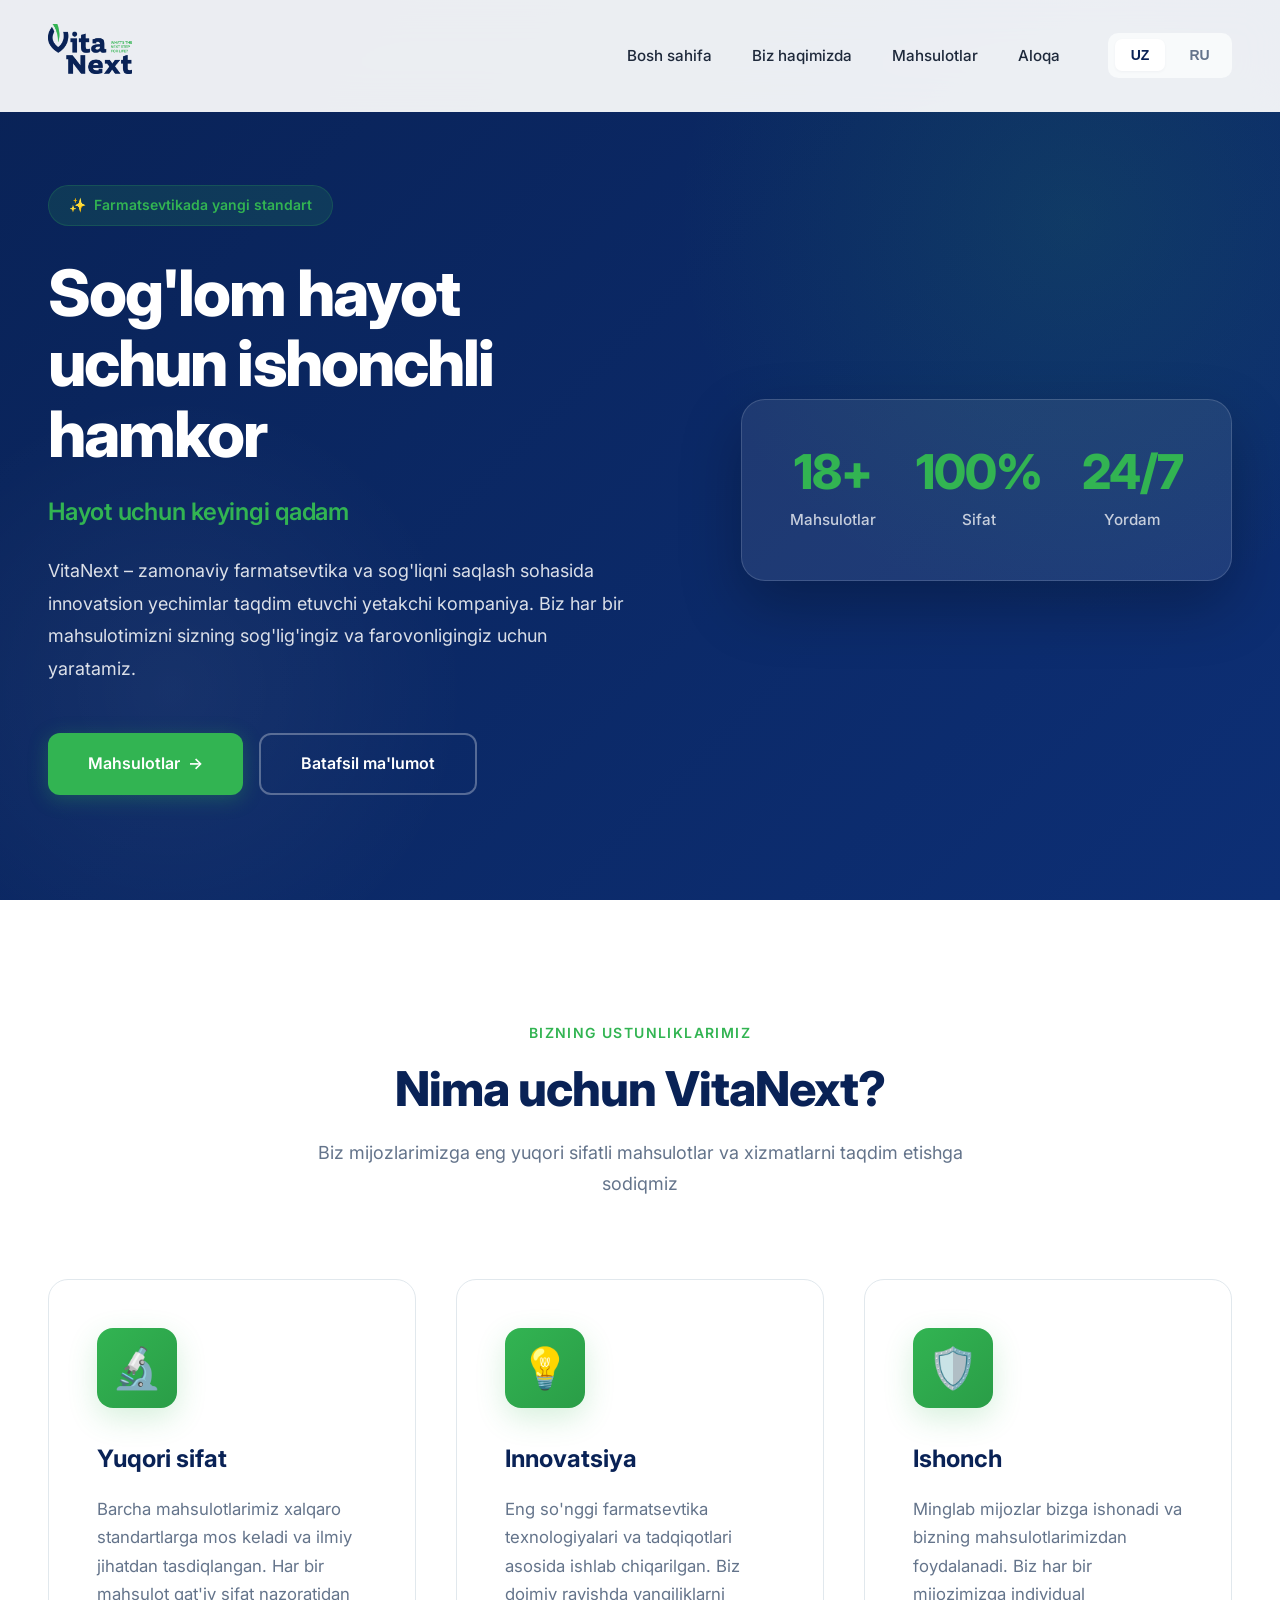
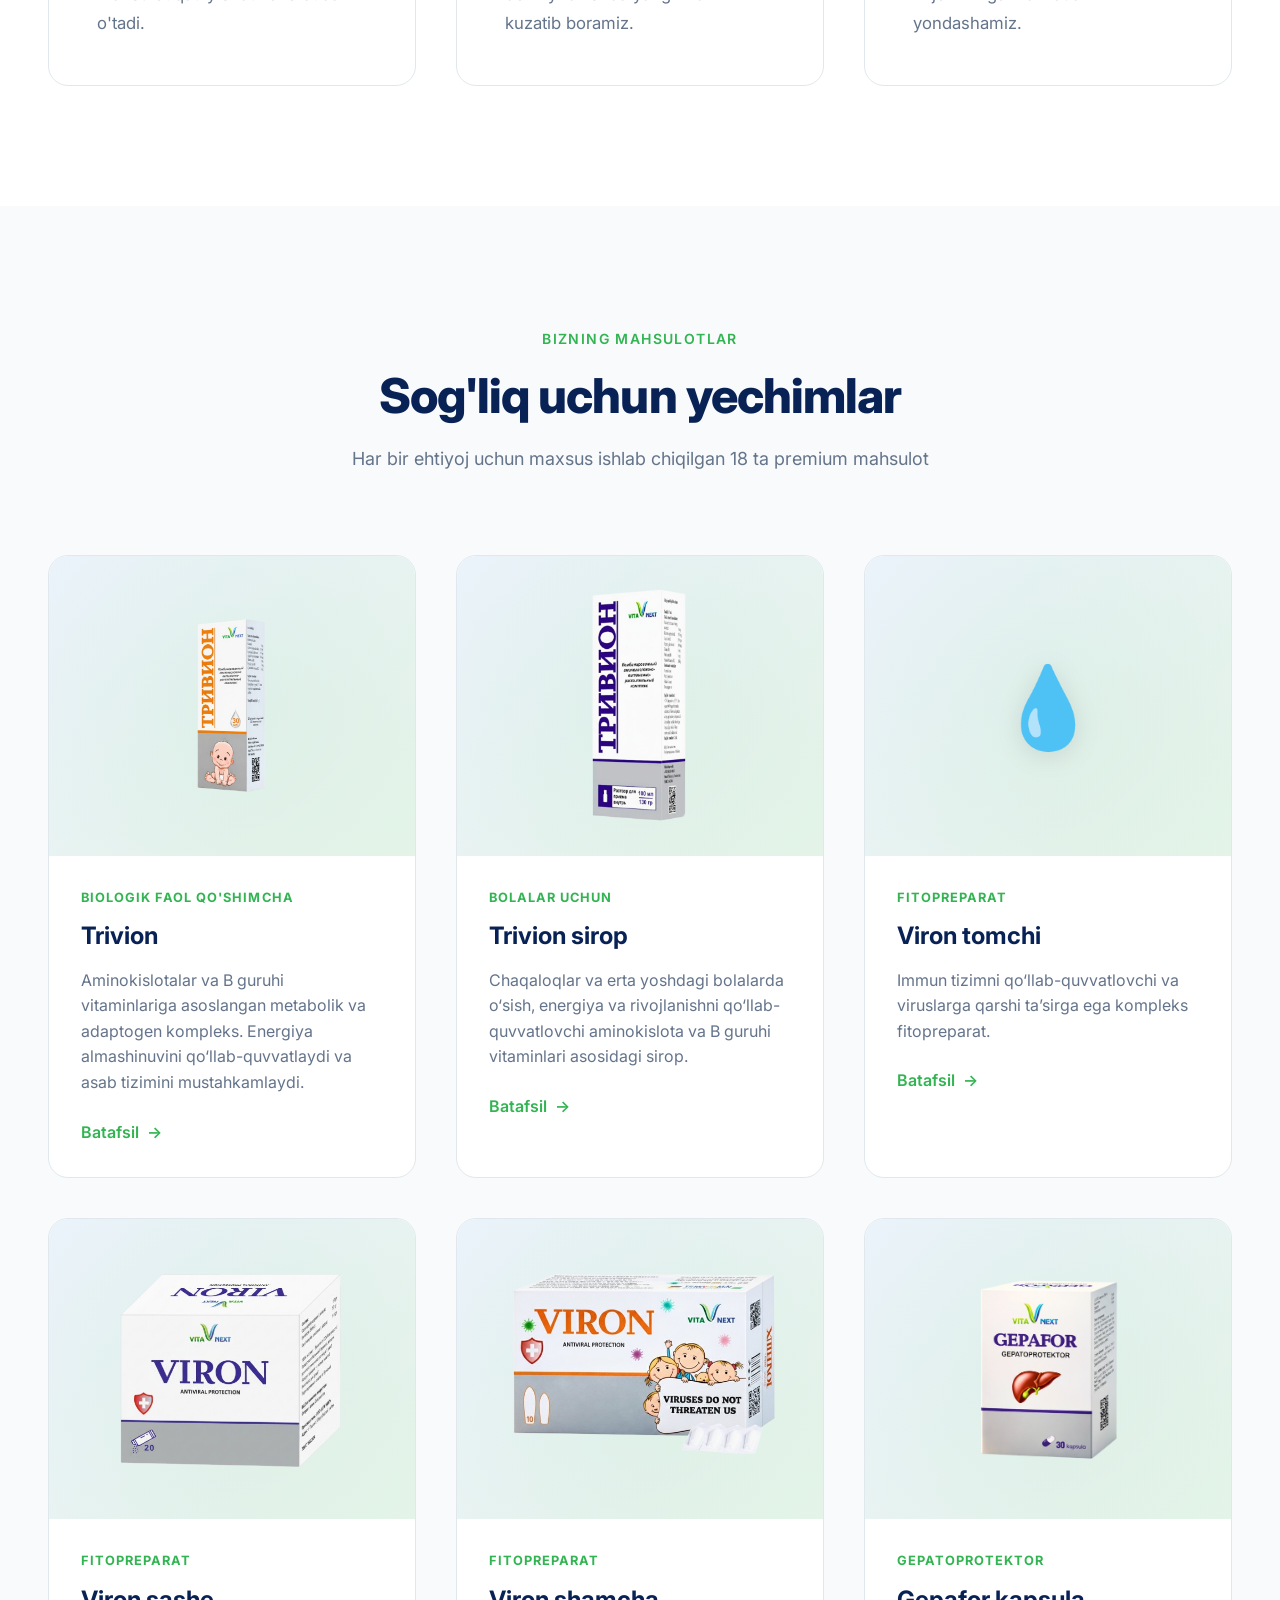
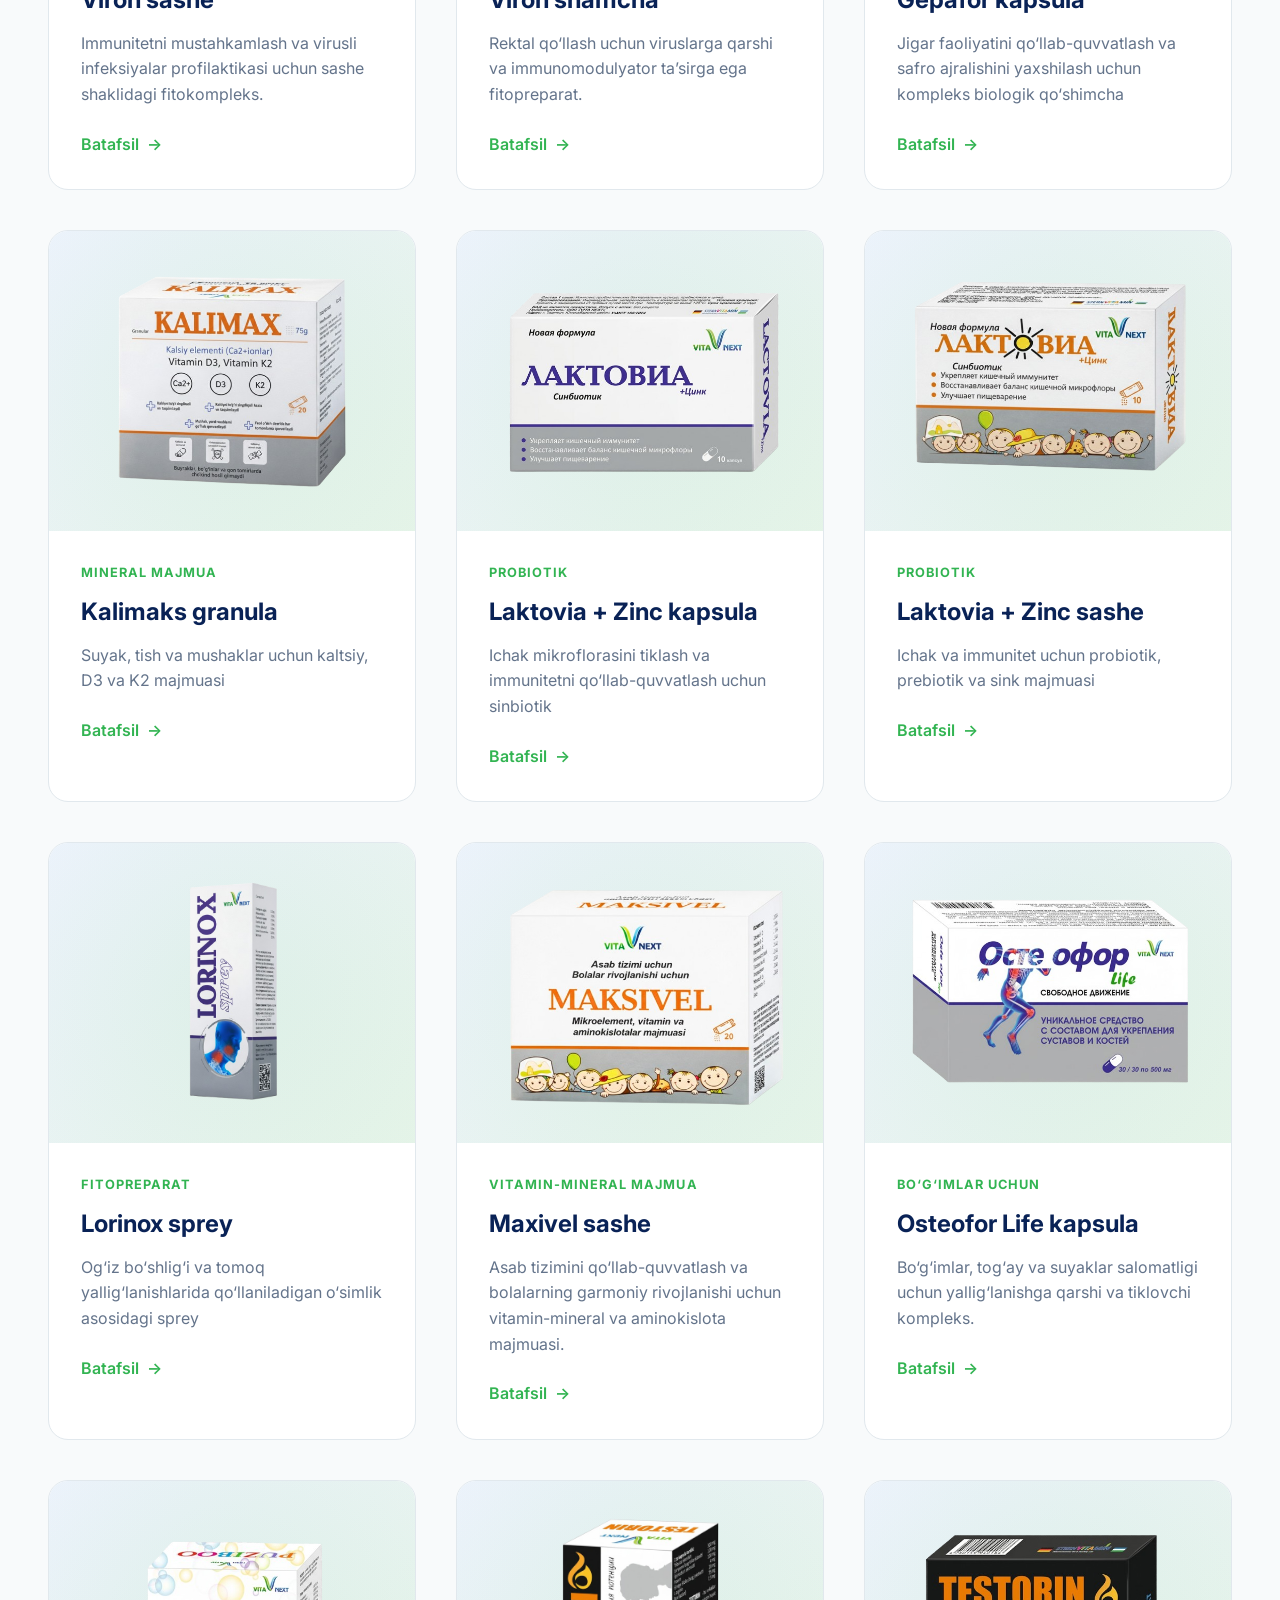
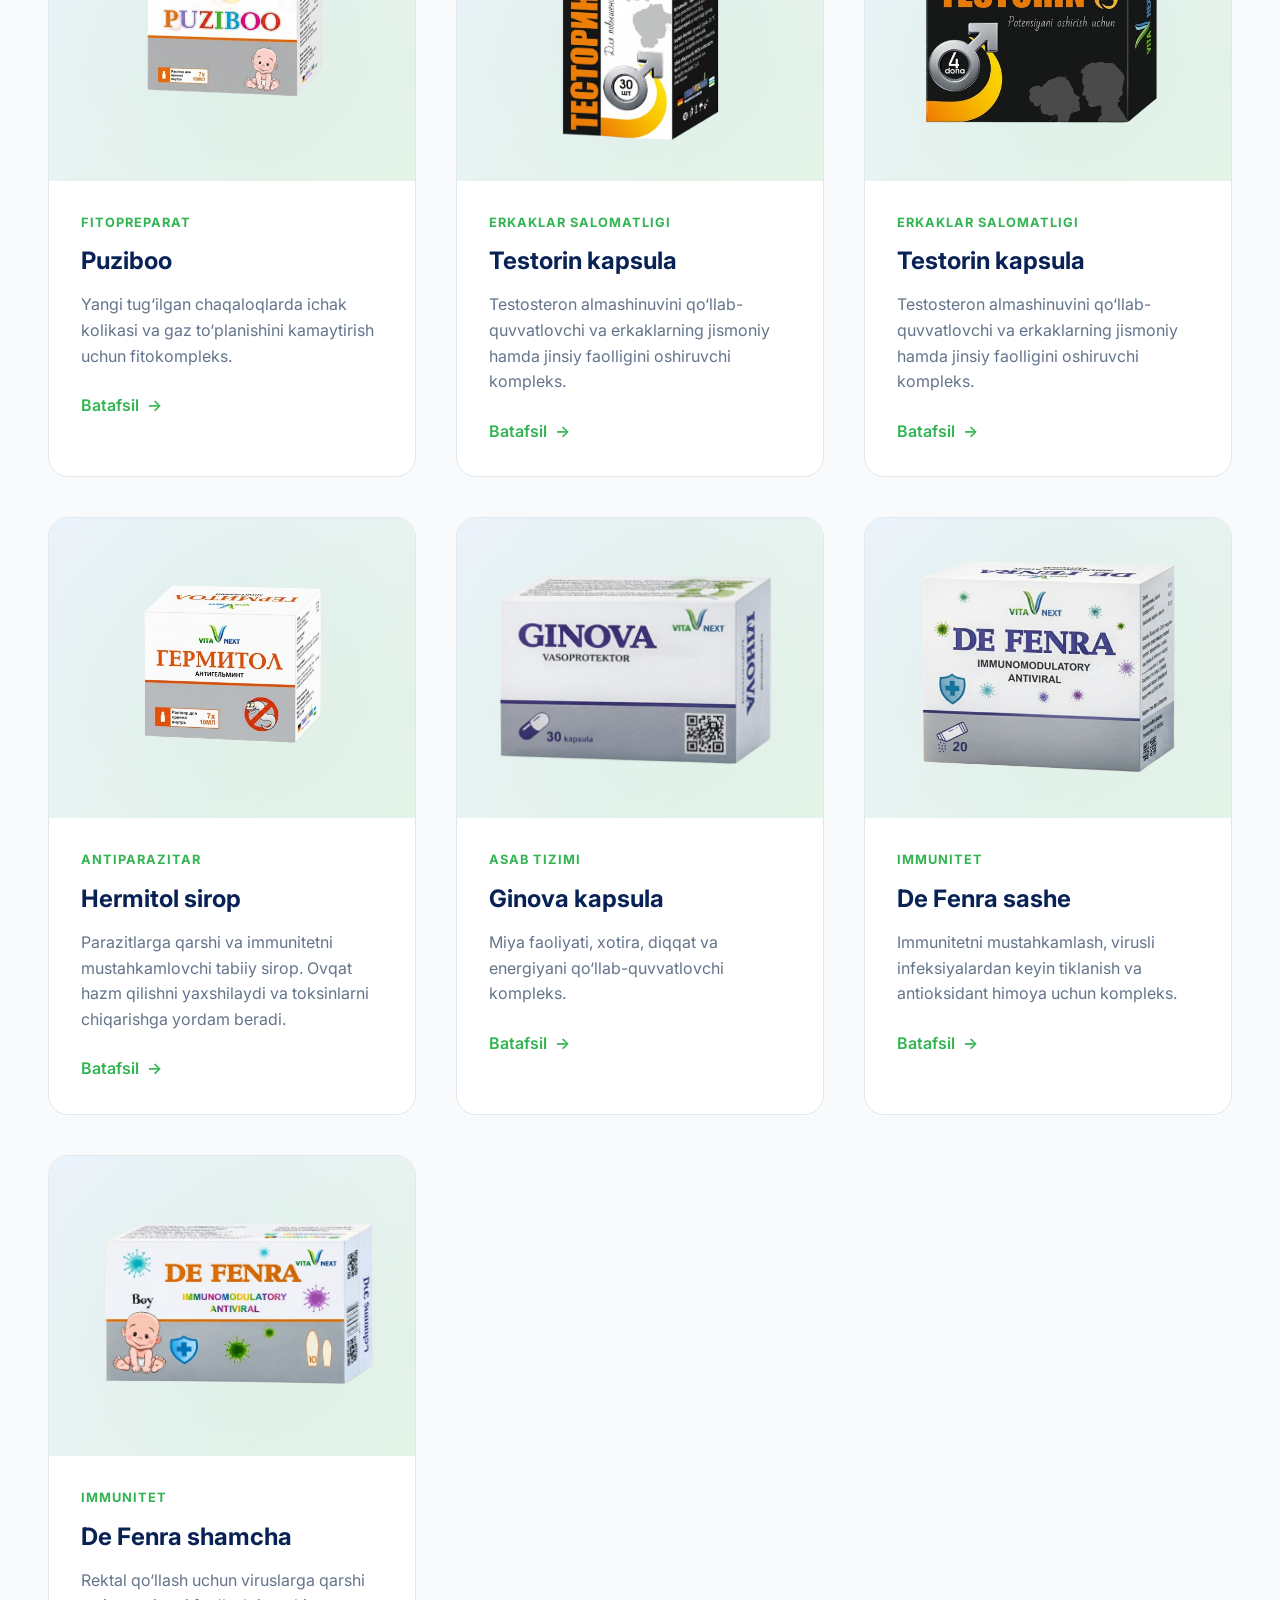
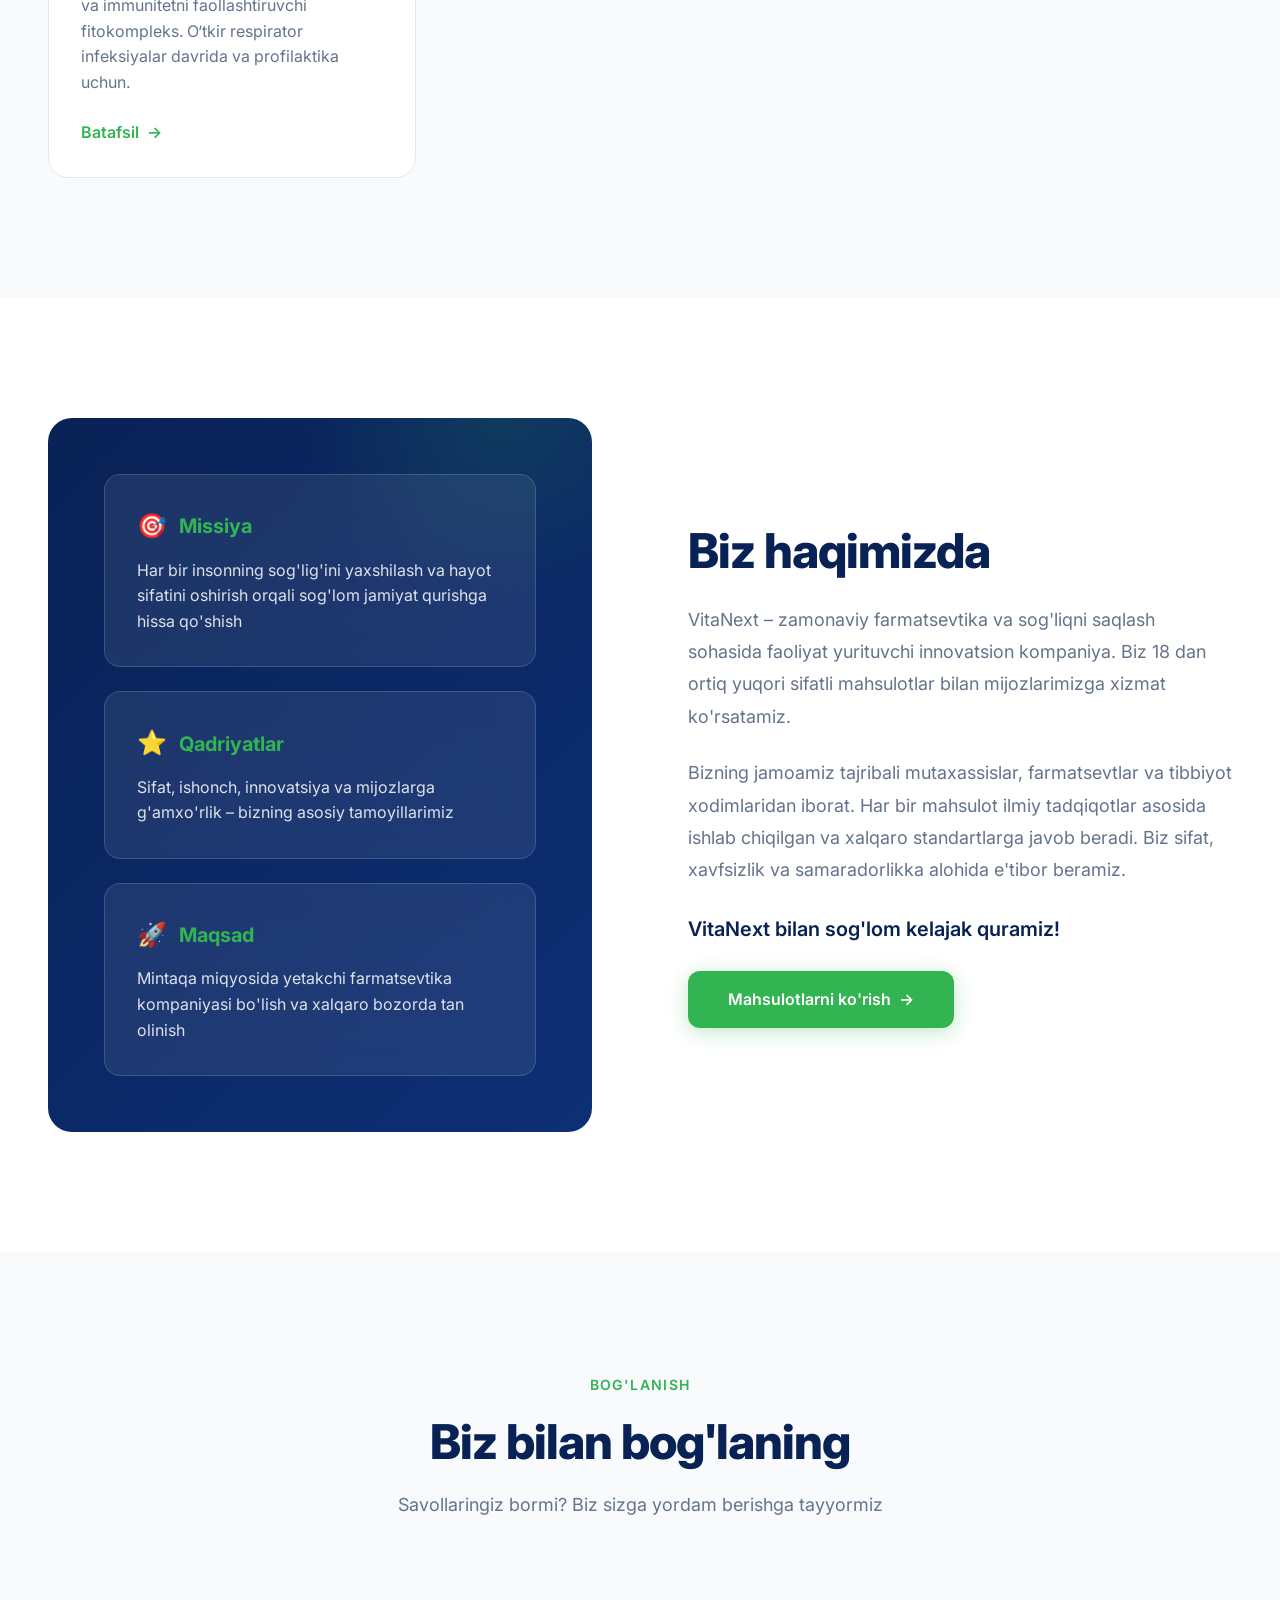
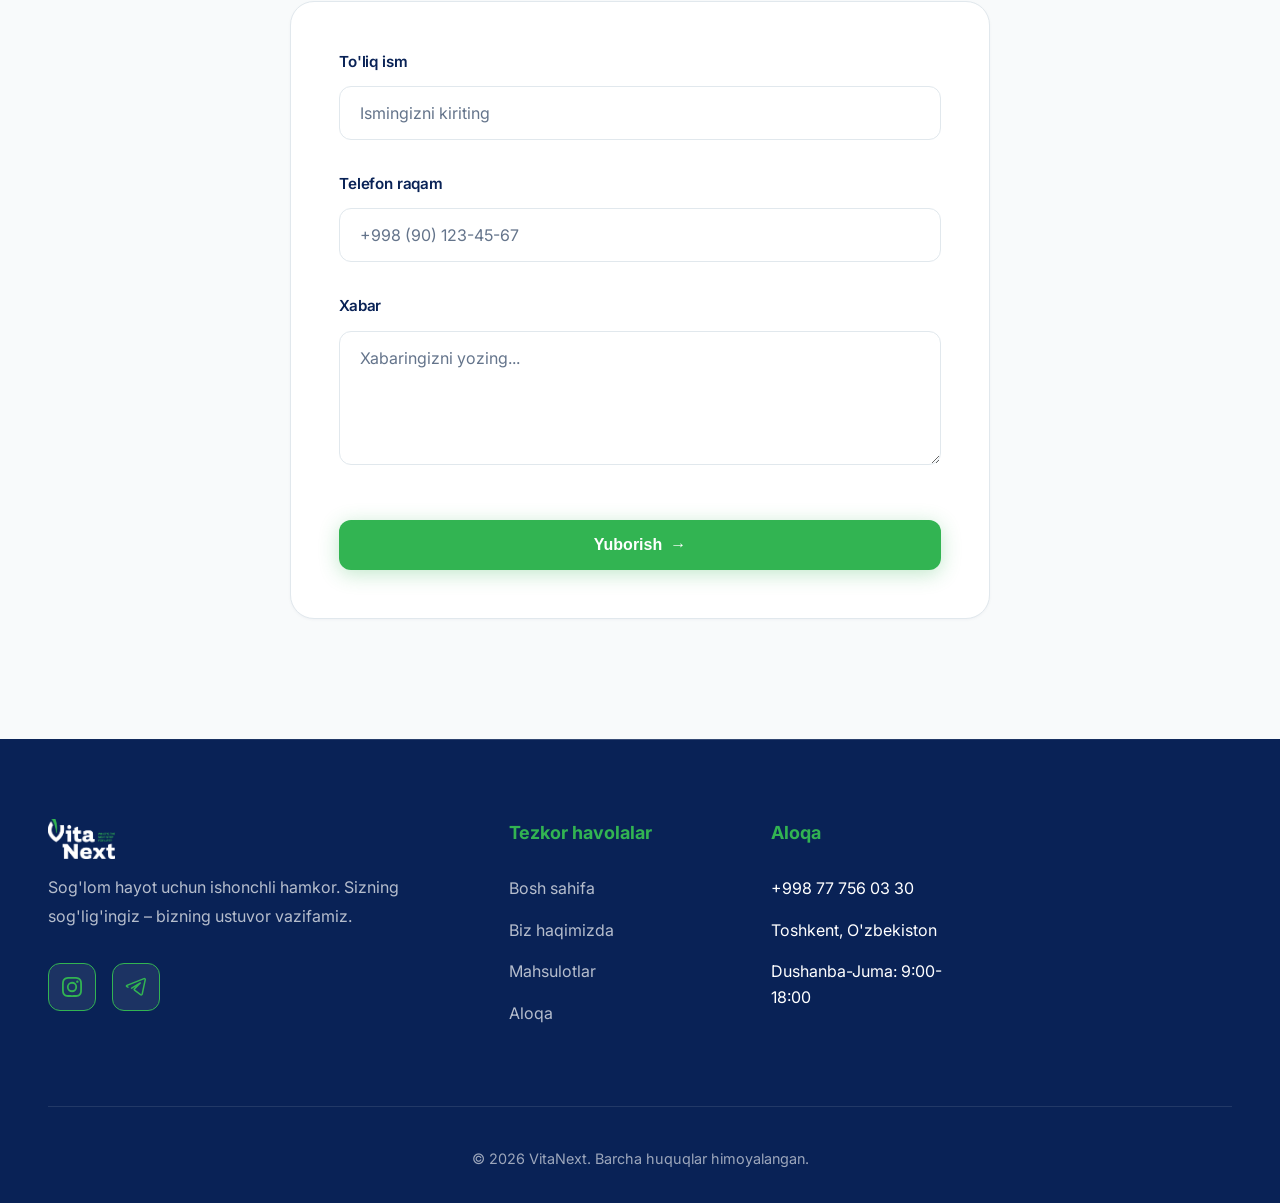
<file: index.html>
<!DOCTYPE html>
<html lang="uz">

<head>
    <meta charset="UTF-8">
    <meta name="viewport" content="width=device-width, initial-scale=1.0">
    <title>VitaNext - Hayot uchun keyingi qadam</title>
    <link rel="icon" type="image/svg+xml" href="assets/icons/fav.svg" />
    <link rel="preconnect" href="https://fonts.googleapis.com">
    <link rel="preconnect" href="https://fonts.gstatic.com" crossorigin>
    <link href="https://fonts.googleapis.com/css2?family=Inter:wght@300;400;500;600;700;800&display=swap"
        rel="stylesheet">
    <link rel="stylesheet" href="styles.css">
</head>

<body>
    <!-- Navigation -->
    <nav class="navbar" id="navbar">
        <div class="nav-container">
            <div class="logo">
                <a href="index.html"><img src="assets/images/logo.png" alt="VitaNext Logo" class="logo-img"></a>
            </div>
            <div class="nav-menu" id="navMenu">
                <ul class="nav-links">
                    <li><a href="#home" data-uz="Bosh sahifa" data-ru="Главная">Bosh sahifa</a></li>
                    <li><a href="#about" data-uz="Biz haqimizda" data-ru="О нас">Biz haqimizda</a></li>
                    <li><a href="#products" data-uz="Mahsulotlar" data-ru="Продукты">Mahsulotlar</a></li>
                    <li><a href="#contact-form" data-uz="Aloqa" data-ru="Контакты">Aloqa</a></li>
                </ul>
                <div class="lang-switcher">
                    <button class="lang-btn active" data-lang="uz">UZ</button>
                    <button class="lang-btn" data-lang="ru">RU</button>
                </div>
            </div>
            <div class="mobile-toggle" id="mobileToggle">
                <span></span>
                <span></span>
                <span></span>
            </div>
        </div>
    </nav>

    <!-- Hero Section -->
    <section class="hero" id="home">
        <div class="hero-container">
            <div class="hero-content">
                <div class="hero-badge">
                    <span>✨</span>
                    <span data-uz="Farmatsevtikada yangi standart"
                        data-ru="Новый стандарт в фармацевтике">Farmatsevtikada yangi standart</span>
                </div>
                <h1 class="hero-title" data-uz="Sog'lom hayot uchun ishonchli hamkor"
                    data-ru="Надежный партнер для здоровой жизни">Sog'lom hayot uchun ishonchli hamkor</h1>
                <p class="hero-slogan" data-uz="Hayot uchun keyingi qadam" data-ru="Следующий шаг для жизни">Hayot uchun
                    keyingi qadam</p>
                <p class="hero-description"
                    data-uz="VitaNext – zamonaviy farmatsevtika va sog'liqni saqlash sohasida innovatsion yechimlar taqdim etuvchi yetakchi kompaniya. Biz har bir mahsulotimizni sizning sog'lig'ingiz va farovonligingiz uchun yaratamiz."
                    data-ru="VitaNext – ведущая компания, предлагающая инновационные решения в области современной фармацевтики и здравоохранения. Мы создаем каждый продукт для вашего здоровья и благополучия.">
                    VitaNext – zamonaviy farmatsevtika va sog'liqni saqlash sohasida innovatsion yechimlar taqdim
                    etuvchi yetakchi kompaniya. Biz har bir mahsulotimizni sizning sog'lig'ingiz va farovonligingiz
                    uchun yaratamiz.</p>
                <div class="hero-cta">
                    <a href="#products" class="btn btn-primary">
                        <span data-uz="Mahsulotlar" data-ru="Продукты">Mahsulotlar</span>
                        <span>→</span>
                    </a>
                    <a href="#about" class="btn btn-secondary">
                        <span data-uz="Batafsil ma'lumot" data-ru="Подробнее">Batafsil ma'lumot</span>
                    </a>
                </div>
            </div>
            <div class="hero-visual">
                <div class="stats-card">
                    <div class="stats-grid">
                        <div class="stat-item">
                            <div class="stat-number">18+</div>
                            <div class="stat-label" data-uz="Mahsulotlar" data-ru="Продукты">Mahsulotlar</div>
                        </div>
                        <div class="stat-item">
                            <div class="stat-number">100%</div>
                            <div class="stat-label" data-uz="Sifat" data-ru="Качество">Sifat</div>
                        </div>
                        <div class="stat-item">
                            <div class="stat-number">24/7</div>
                            <div class="stat-label" data-uz="Yordam" data-ru="Поддержка">Yordam</div>
                        </div>
                    </div>
                </div>
            </div>
        </div>
    </section>

    <!-- Advantages Section -->
    <section class="section section-light">
        <div class="container">
            <div class="section-header fade-in">
                <div class="section-label" data-uz="Bizning ustunliklarimiz" data-ru="Наши преимущества">Bizning
                    ustunliklarimiz</div>
                <h2 class="section-title" data-uz="Nima uchun VitaNext?" data-ru="Почему VitaNext?">Nima uchun VitaNext?
                </h2>
                <p class="section-description"
                    data-uz="Biz mijozlarimizga eng yuqori sifatli mahsulotlar va xizmatlarni taqdim etishga sodiqmiz"
                    data-ru="Мы стремимся предоставить нашим клиентам продукты и услуги высочайшего качества">Biz
                    mijozlarimizga eng yuqori sifatli mahsulotlar va xizmatlarni taqdim etishga sodiqmiz</p>
            </div>
            <div class="advantages-grid">
                <div class="advantage-card fade-in">
                    <div class="advantage-icon">🔬</div>
                    <h3 class="advantage-title" data-uz="Yuqori sifat" data-ru="Высокое качество">Yuqori sifat</h3>
                    <p class="advantage-text"
                        data-uz="Barcha mahsulotlarimiz xalqaro standartlarga mos keladi va ilmiy jihatdan tasdiqlangan. Har bir mahsulot qat'iy sifat nazoratidan o'tadi."
                        data-ru="Все наши продукты соответствуют международным стандартам и научно подтверждены. Каждый продукт проходит строгий контроль качества.">
                        Barcha mahsulotlarimiz xalqaro standartlarga mos keladi va ilmiy jihatdan tasdiqlangan. Har bir
                        mahsulot qat'iy sifat nazoratidan o'tadi.</p>
                </div>
                <div class="advantage-card fade-in">
                    <div class="advantage-icon">💡</div>
                    <h3 class="advantage-title" data-uz="Innovatsiya" data-ru="Инновация">Innovatsiya</h3>
                    <p class="advantage-text"
                        data-uz="Eng so'nggi farmatsevtika texnologiyalari va tadqiqotlari asosida ishlab chiqarilgan. Biz doimiy ravishda yangiliklarni kuzatib boramiz."
                        data-ru="Разработано на основе новейших фармацевтических технологий и исследований. Мы постоянно следим за инновациями.">
                        Eng so'nggi farmatsevtika texnologiyalari va tadqiqotlari asosida ishlab chiqarilgan. Biz doimiy
                        ravishda yangiliklarni kuzatib boramiz.</p>
                </div>
                <div class="advantage-card fade-in">
                    <div class="advantage-icon">🛡️</div>
                    <h3 class="advantage-title" data-uz="Ishonch" data-ru="Доверие">Ishonch</h3>
                    <p class="advantage-text"
                        data-uz="Minglab mijozlar bizga ishonadi va bizning mahsulotlarimizdan foydalanadi. Biz har bir mijozimizga individual yondashamiz."
                        data-ru="Тысячи клиентов доверяют нам и используют наши продукты. Мы применяем индивидуальный подход к каждому клиенту.">
                        Minglab mijozlar bizga ishonadi va bizning mahsulotlarimizdan foydalanadi. Biz har bir
                        mijozimizga individual yondashamiz.</p>
                </div>
            </div>
        </div>
    </section>

    <!-- Products Section -->
    <section class="section section-gray" id="products">
        <div class="container">
            <div class="section-header fade-in">
                <div class="section-label" data-uz="Bizning mahsulotlar" data-ru="Наши продукты">Bizning mahsulotlar
                </div>
                <h2 class="section-title" data-uz="Sog'liq uchun yechimlar" data-ru="Решения для здоровья">Sog'liq uchun
                    yechimlar</h2>
                <p class="section-description"
                    data-uz="Har bir ehtiyoj uchun maxsus ishlab chiqilgan 18 ta premium mahsulot"
                    data-ru="18 премиальных продуктов, специально разработанных для каждой потребности">Har bir ehtiyoj
                    uchun maxsus ishlab chiqilgan 18 ta premium mahsulot</p>
            </div>
            <div class="products-grid" id="productsGrid"></div>
        </div>
    </section>

    <!-- About Section -->
    <section class="section section-light" id="about">
        <div class="container">
            <div class="about-container">
                <div class="about-visual fade-in">
                    <div class="values-card">
                        <div class="value-item">
                            <h4 class="value-title">
                                <span class="value-icon">🎯</span>
                                <span data-uz="Missiya" data-ru="Миссия">Missiya</span>
                            </h4>
                            <p class="value-text"
                                data-uz="Har bir insonning sog'lig'ini yaxshilash va hayot sifatini oshirish orqali sog'lom jamiyat qurishga hissa qo'shish"
                                data-ru="Содействовать созданию здорового общества путем улучшения здоровья каждого человека и повышения качества жизни">
                                Har bir insonning sog'lig'ini yaxshilash va hayot sifatini oshirish orqali sog'lom
                                jamiyat qurishga hissa qo'shish</p>
                        </div>
                        <div class="value-item">
                            <h4 class="value-title">
                                <span class="value-icon">⭐</span>
                                <span data-uz="Qadriyatlar" data-ru="Ценности">Qadriyatlar</span>
                            </h4>
                            <p class="value-text"
                                data-uz="Sifat, ishonch, innovatsiya va mijozlarga g'amxo'rlik – bizning asosiy tamoyillarimiz"
                                data-ru="Качество, доверие, инновации и забота о клиентах – наши основные принципы">
                                Sifat, ishonch, innovatsiya va mijozlarga g'amxo'rlik – bizning asosiy tamoyillarimiz
                            </p>
                        </div>
                        <div class="value-item">
                            <h4 class="value-title">
                                <span class="value-icon">🚀</span>
                                <span data-uz="Maqsad" data-ru="Цель">Maqsad</span>
                            </h4>
                            <p class="value-text"
                                data-uz="Mintaqa miqyosida yetakchi farmatsevtika kompaniyasi bo'lish va xalqaro bozorda tan olinish"
                                data-ru="Стать ведущей фармацевтической компанией в регионе и получить признание на международном рынке">
                                Mintaqa miqyosida yetakchi farmatsevtika kompaniyasi bo'lish va xalqaro bozorda tan
                                olinish</p>
                        </div>
                    </div>
                </div>
                <div class="about-content fade-in">
                    <h2 data-uz="Biz haqimizda" data-ru="О нас">Biz haqimizda</h2>
                    <p data-uz="VitaNext – zamonaviy farmatsevtika va sog'liqni saqlash sohasida faoliyat yurituvchi innovatsion kompaniya. Biz 18 dan ortiq yuqori sifatli mahsulotlar bilan mijozlarimizga xizmat ko'rsatamiz."
                        data-ru="VitaNext – инновационная компания, работающая в области современной фармацевтики и здравоохранения. Мы обслуживаем наших клиентов более чем 18 высококачественными продуктами.">
                        VitaNext – zamonaviy farmatsevtika va sog'liqni saqlash sohasida faoliyat yurituvchi innovatsion
                        kompaniya. Biz 18 dan ortiq yuqori sifatli mahsulotlar bilan mijozlarimizga xizmat ko'rsatamiz.
                    </p>
                    <p data-uz="Bizning jamoamiz tajribali mutaxassislar, farmatsevtlar va tibbiyot xodimlaridan iborat. Har bir mahsulot ilmiy tadqiqotlar asosida ishlab chiqilgan va xalqaro standartlarga javob beradi. Biz sifat, xavfsizlik va samaradorlikka alohida e'tibor beramiz."
                        data-ru="Наша команда состоит из опытных специалистов, фармацевтов и медицинских работников. Каждый продукт разработан на основе научных исследований и соответствует международным стандартам. Мы уделяем особое внимание качеству, безопасности и эффективности.">
                        Bizning jamoamiz tajribali mutaxassislar, farmatsevtlar va tibbiyot xodimlaridan iborat. Har bir
                        mahsulot ilmiy tadqiqotlar asosida ishlab chiqilgan va xalqaro standartlarga javob beradi. Biz
                        sifat, xavfsizlik va samaradorlikka alohida e'tibor beramiz.</p>
                    <p data-uz="VitaNext bilan sog'lom kelajak quramiz!" data-ru="Создаем здоровое будущее с VitaNext!">
                        VitaNext bilan sog'lom kelajak quramiz!</p>
                    <a href="#products" class="btn btn-primary">
                        <span data-uz="Mahsulotlarni ko'rish" data-ru="Посмотреть продукты">Mahsulotlarni ko'rish</span>
                        <span>→</span>
                    </a>
                </div>
            </div>
        </div>
    </section>

    <!-- Contact Form Section -->
    <section class="section section-gray" id="contact-form">
        <div class="container">
            <div class="section-header fade-in">
                <div class="section-label" data-uz="Bog'lanish" data-ru="Связаться">Bog'lanish</div>
                <h2 class="section-title" data-uz="Biz bilan bog'laning" data-ru="Свяжитесь с нами">Biz bilan bog'laning
                </h2>
                <p class="section-description" data-uz="Savollaringiz bormi? Biz sizga yordam berishga tayyormiz"
                    data-ru="Есть вопросы? Мы готовы вам помочь">Savollaringiz bormi? Biz sizga yordam berishga
                    tayyormiz</p>
            </div>
            <div class="contact-form-container fade-in">
                <form class="contact-form" id="contactForm">
                    <div class="form-group">
                        <label for="fullName" data-uz="To'liq ism" data-ru="Полное имя">To'liq ism</label>
                        <input type="text" id="fullName" name="fullName" required
                            data-uz-placeholder="Ismingizni kiriting" data-ru-placeholder="Введите ваше имя"
                            placeholder="Ismingizni kiriting">
                    </div>
                    <div class="form-group">
                        <label for="phone" data-uz="Telefon raqam" data-ru="Номер телефона">Telefon raqam</label>
                        <input type="tel" id="phone" name="phone" required data-uz-placeholder="+998 (90) 123-45-67"
                            data-ru-placeholder="+998 (90) 123-45-67" placeholder="+998 (90) 123-45-67"
                            inputmode="numeric">
                    </div>
                    <div class="form-group">
                        <label for="message" data-uz="Xabar" data-ru="Сообщение">Xabar</label>
                        <textarea id="message" name="message" rows="5" data-uz-placeholder="Xabaringizni yozing..."
                            data-ru-placeholder="Напишите ваше сообщение..."
                            placeholder="Xabaringizni yozing..."></textarea>
                    </div>
                    <button type="submit" class="btn btn-primary btn-submit">
                        <span data-uz="Yuborish" data-ru="Отправить">Yuborish</span>
                        <span>→</span>
                    </button>
                </form>
            </div>
        </div>
    </section>

    <!-- Footer -->
    <footer class="footer" id="contact">
        <div class="footer-grid">
            <div class="footer-brand">
                <h1><img src="assets/images/logoWhite.png" alt="VitaNext Logo" class="logo-img-footer"></h1>
                <p data-uz="Sog'lom hayot uchun ishonchli hamkor. Sizning sog'lig'ingiz – bizning ustuvor vazifamiz."
                    data-ru="Надежный партнер для здоровой жизни. Ваше здоровье – наш приоритет.">Sog'lom hayot uchun
                    ishonchli hamkor. Sizning sog'lig'ingiz – bizning ustuvor vazifamiz.</p>
                <div class="social-links">
                    <a href="https://www.instagram.com/vita.next/" class="social-link" aria-label="Instagram">
                        <svg xmlns="http://www.w3.org/2000/svg" viewBox="0 0 24 24" width="24" height="24"
                            class="social-icon">
                            <path
                                d="M17.34,5.46h0a1.2,1.2,0,1,0,1.2,1.2A1.2,1.2,0,0,0,17.34,5.46Zm4.6,2.42a7.59,7.59,0,0,0-.46-2.43,4.94,4.94,0,0,0-1.16-1.77,4.7,4.7,0,0,0-1.77-1.15,7.3,7.3,0,0,0-2.43-.47C15.06,2,14.72,2,12,2s-3.06,0-4.12.06a7.3,7.3,0,0,0-2.43.47A4.78,4.78,0,0,0,3.68,3.68,4.7,4.7,0,0,0,2.53,5.45a7.3,7.3,0,0,0-.47,2.43C2,8.94,2,9.28,2,12s0,3.06.06,4.12a7.3,7.3,0,0,0,.47,2.43,4.7,4.7,0,0,0,1.15,1.77,4.78,4.78,0,0,0,1.77,1.15,7.3,7.3,0,0,0,2.43.47C8.94,22,9.28,22,12,22s3.06,0,4.12-.06a7.3,7.3,0,0,0,2.43-.47,4.7,4.7,0,0,0,1.77-1.15,4.85,4.85,0,0,0,1.16-1.77,7.59,7.59,0,0,0,.46-2.43c0-1.06.06-1.4.06-4.12S22,8.94,21.94,7.88ZM20.14,16a5.61,5.61,0,0,1-.34,1.86,3.06,3.06,0,0,1-.75,1.15,3.19,3.19,0,0,1-1.15.75,5.61,5.61,0,0,1-1.86.34c-1,.05-1.37.06-4,.06s-3,0-4-.06A5.73,5.73,0,0,1,6.1,19.8,3.27,3.27,0,0,1,5,19.05a3,3,0,0,1-.74-1.15A5.54,5.54,0,0,1,3.86,16c0-1-.06-1.37-.06-4s0-3,.06-4A5.54,5.54,0,0,1,4.21,6.1,3,3,0,0,1,5,5,3.14,3.14,0,0,1,6.1,4.2,5.73,5.73,0,0,1,8,3.86c1,0,1.37-.06,4-.06s3,0,4,.06a5.61,5.61,0,0,1,1.86.34A3.06,3.06,0,0,1,19.05,5,3.06,3.06,0,0,1,19.8,6.1,5.61,5.61,0,0,1,20.14,8c.05,1,.06,1.37.06,4S20.19,15,20.14,16ZM12,6.87A5.13,5.13,0,1,0,17.14,12,5.12,5.12,0,0,0,12,6.87Zm0,8.46A3.33,3.33,0,1,1,15.33,12,3.33,3.33,0,0,1,12,15.33Z"
                                fill="currentColor" />
                        </svg>
                    </a>
                    <a href="#" class="social-link" aria-label="Telegram">
                        <svg xmlns="http://www.w3.org/2000/svg" viewBox="0 0 32 32" width="24" height="24"
                            class="social-icon">
                            <path
                                d="M28.59 4.29a2.23 2.23 0 0 0-2.27-.36L3.41 13.1a1.83 1.83 0 0 0 0 3.38l1.48.61a1 1 0 0 0 1.31-.53 1 1 0 0 0-.54-1.31l-1.1-.45 22.51-9a.22.22 0 0 1 .23 0 .24.24 0 0 1 .08.23l-4.11 19.18a.4.4 0 0 1-.26.3.39.39 0 0 1-.39-.06l-8-6.24 7.83-7.91a1 1 0 0 0-1.22-1.56l-11.48 6.8a1 1 0 1 0 1 1.72l4.83-2.85-2.35 2.39a2 2 0 0 0 .2 3.08l8 6.15a2.4 2.4 0 0 0 1.47.5 2.47 2.47 0 0 0 .83-.15 2.37 2.37 0 0 0 1.52-1.75l4.08-19.16a2.23 2.23 0 0 0-.74-2.18Z"
                                fill="currentColor" />
                        </svg>
                    </a>
                </div>
            </div>
            <div class="footer-section">
                <h4 data-uz="Tezkor havolalar" data-ru="Быстрые ссылки">Tezkor havolalar</h4>
                <ul class="footer-links">
                    <li><a href="#home" data-uz="Bosh sahifa" data-ru="Главная">Bosh sahifa</a></li>
                    <li><a href="#about" data-uz="Biz haqimizda" data-ru="О нас">Biz haqimizda</a></li>
                    <li><a href="#products" data-uz="Mahsulotlar" data-ru="Продукты">Mahsulotlar</a></li>
                    <li><a href="#contact-form" data-uz="Aloqa" data-ru="Контакты">Aloqa</a></li>
                </ul>
            </div>
            <!-- <div class="footer-section">
                <h4 data-uz="Mahsulotlar" data-ru="Продукты">Mahsulotlar</h4>
                <ul class="footer-links">
                    <li><a href="#" data-uz="Vitaminlar" data-ru="Витамины">Vitaminlar</a></li>
                    <li><a href="#" data-uz="Minerallar" data-ru="Минералы">Minerallar</a></li>
                    <li><a href="#" data-uz="Qo'shimchalar" data-ru="Добавки">Qo'shimchalar</a></li>
                    <li><a href="#" data-uz="Komplekslar" data-ru="Комплексы">Komplekslar</a></li>
                </ul>
            </div> -->
            <div class="footer-section">
                <h4 data-uz="Aloqa" data-ru="Контакты">Aloqa</h4>
                <ul class="footer-links">
                    <li>+998 77 756 03 30</li>
                    <!-- <li>info@vitanext.uz</li> -->
                    <li data-uz="Toshkent, O'zbekiston" data-ru="Ташкент, Узбекистан">Toshkent, O'zbekiston</li>
                    <li data-uz="Dushanba-Juma: 9:00-18:00" data-ru="Пн-Пт: 9:00-18:00">Dushanba-Juma: 9:00-18:00</li>
                </ul>
            </div>
        </div>
        <div class="footer-bottom">
            <p>&copy; 2026 VitaNext. <span data-uz="Barcha huquqlar himoyalangan." data-ru="Все права защищены.">Barcha
                    huquqlar himoyalangan.</span></p>
        </div>
    </footer>

    <!-- Product Modal -->
    <div class="modal" id="productModal">
        <div class="modal-content">
            <button class="modal-close" onclick="closeModal()" aria-label="Close">×</button>
            <div class="modal-header">
                <div class="modal-category" id="modalCategory"></div>
                <h2 class="modal-title" id="modalTitle"></h2>
            </div>
            <div class="detail-grid" id="modalBody"></div>
        </div>
    </div>

    <script src="products.js"></script>
    <script src="script.js"></script>
</body>

</html>
</file>
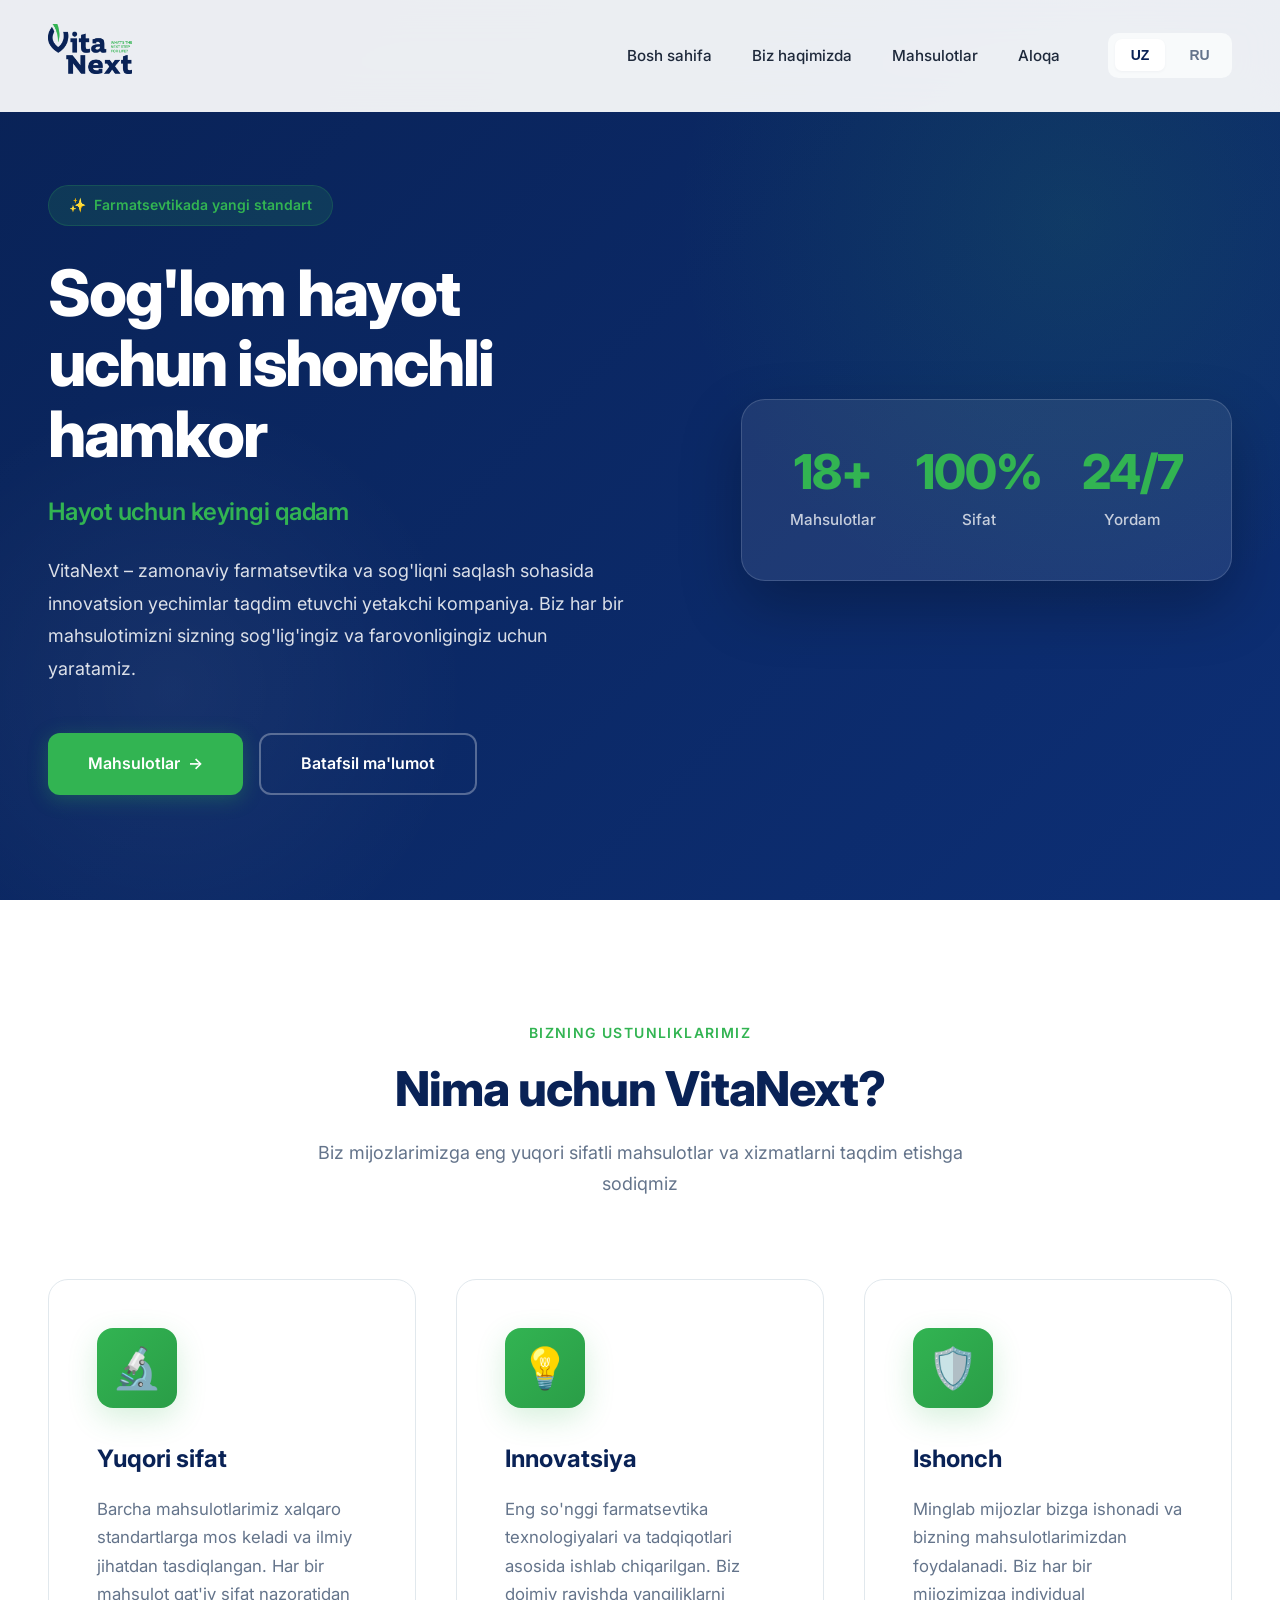
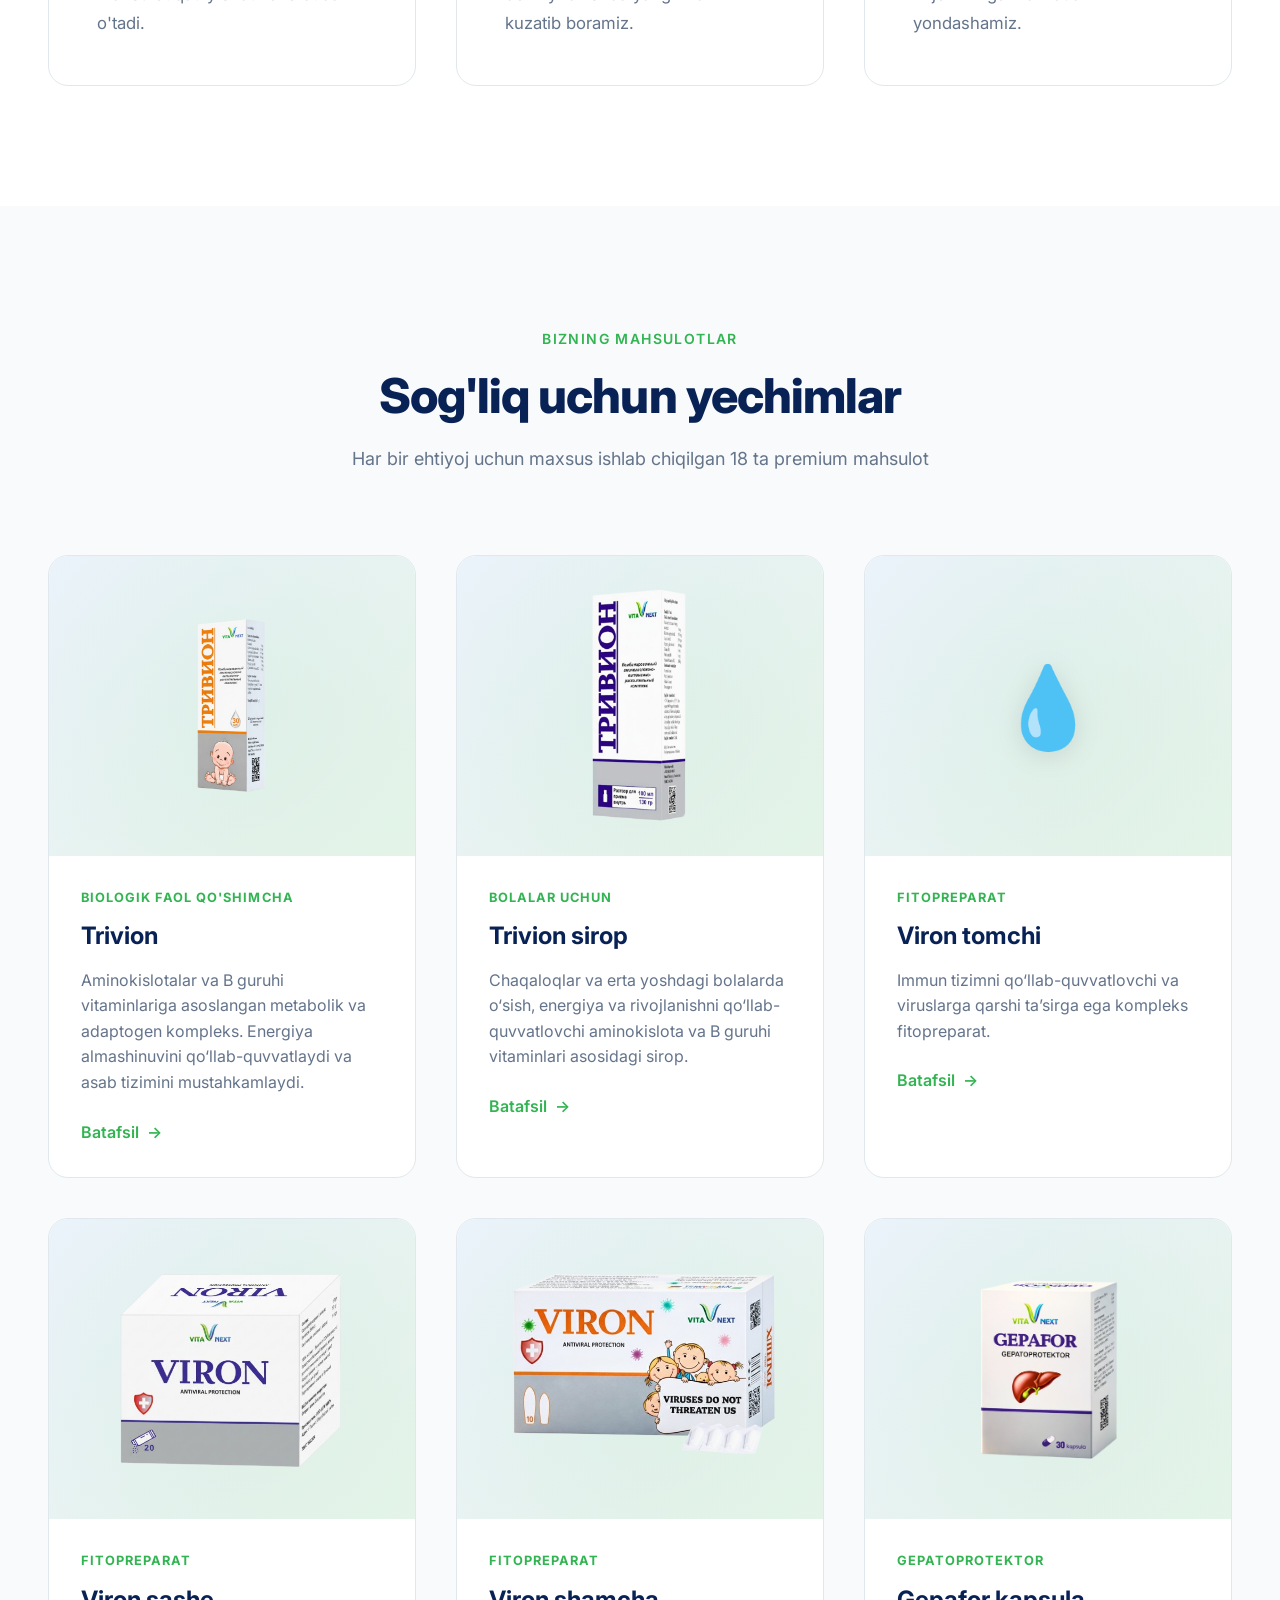
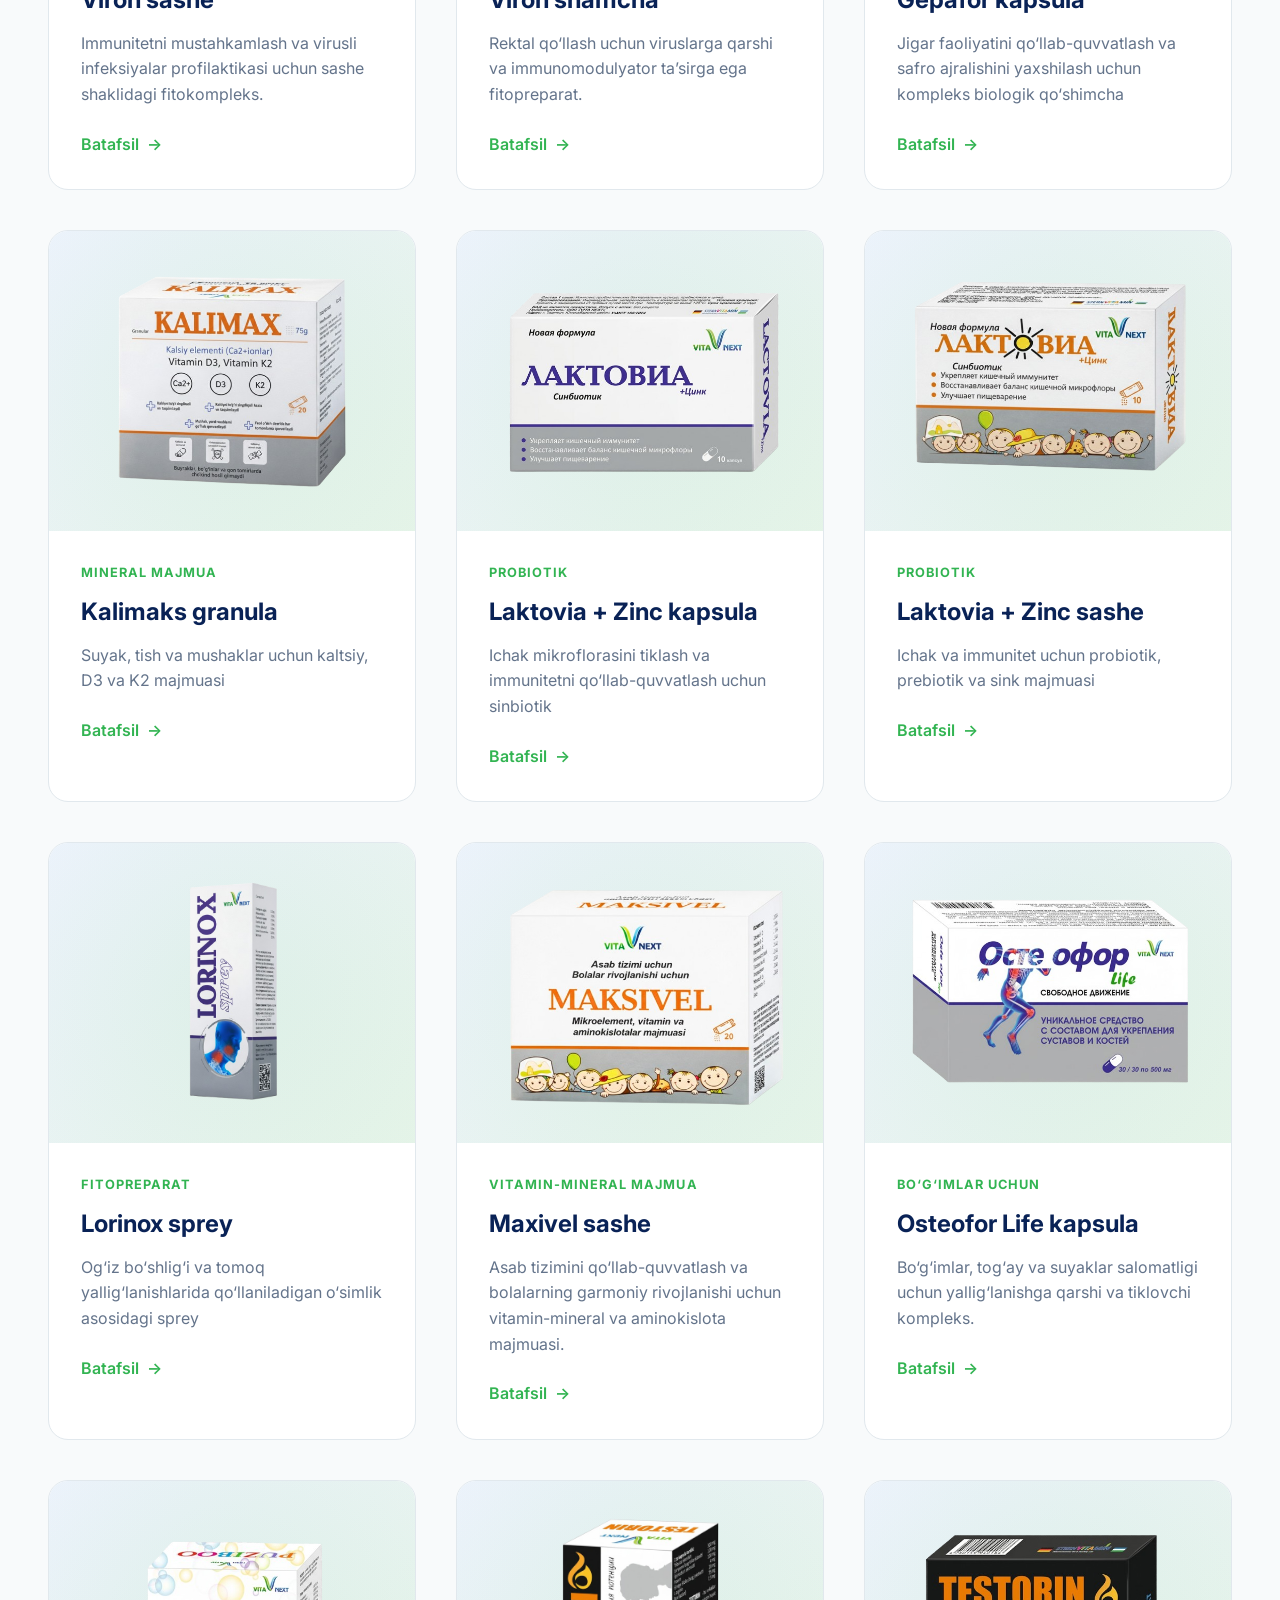
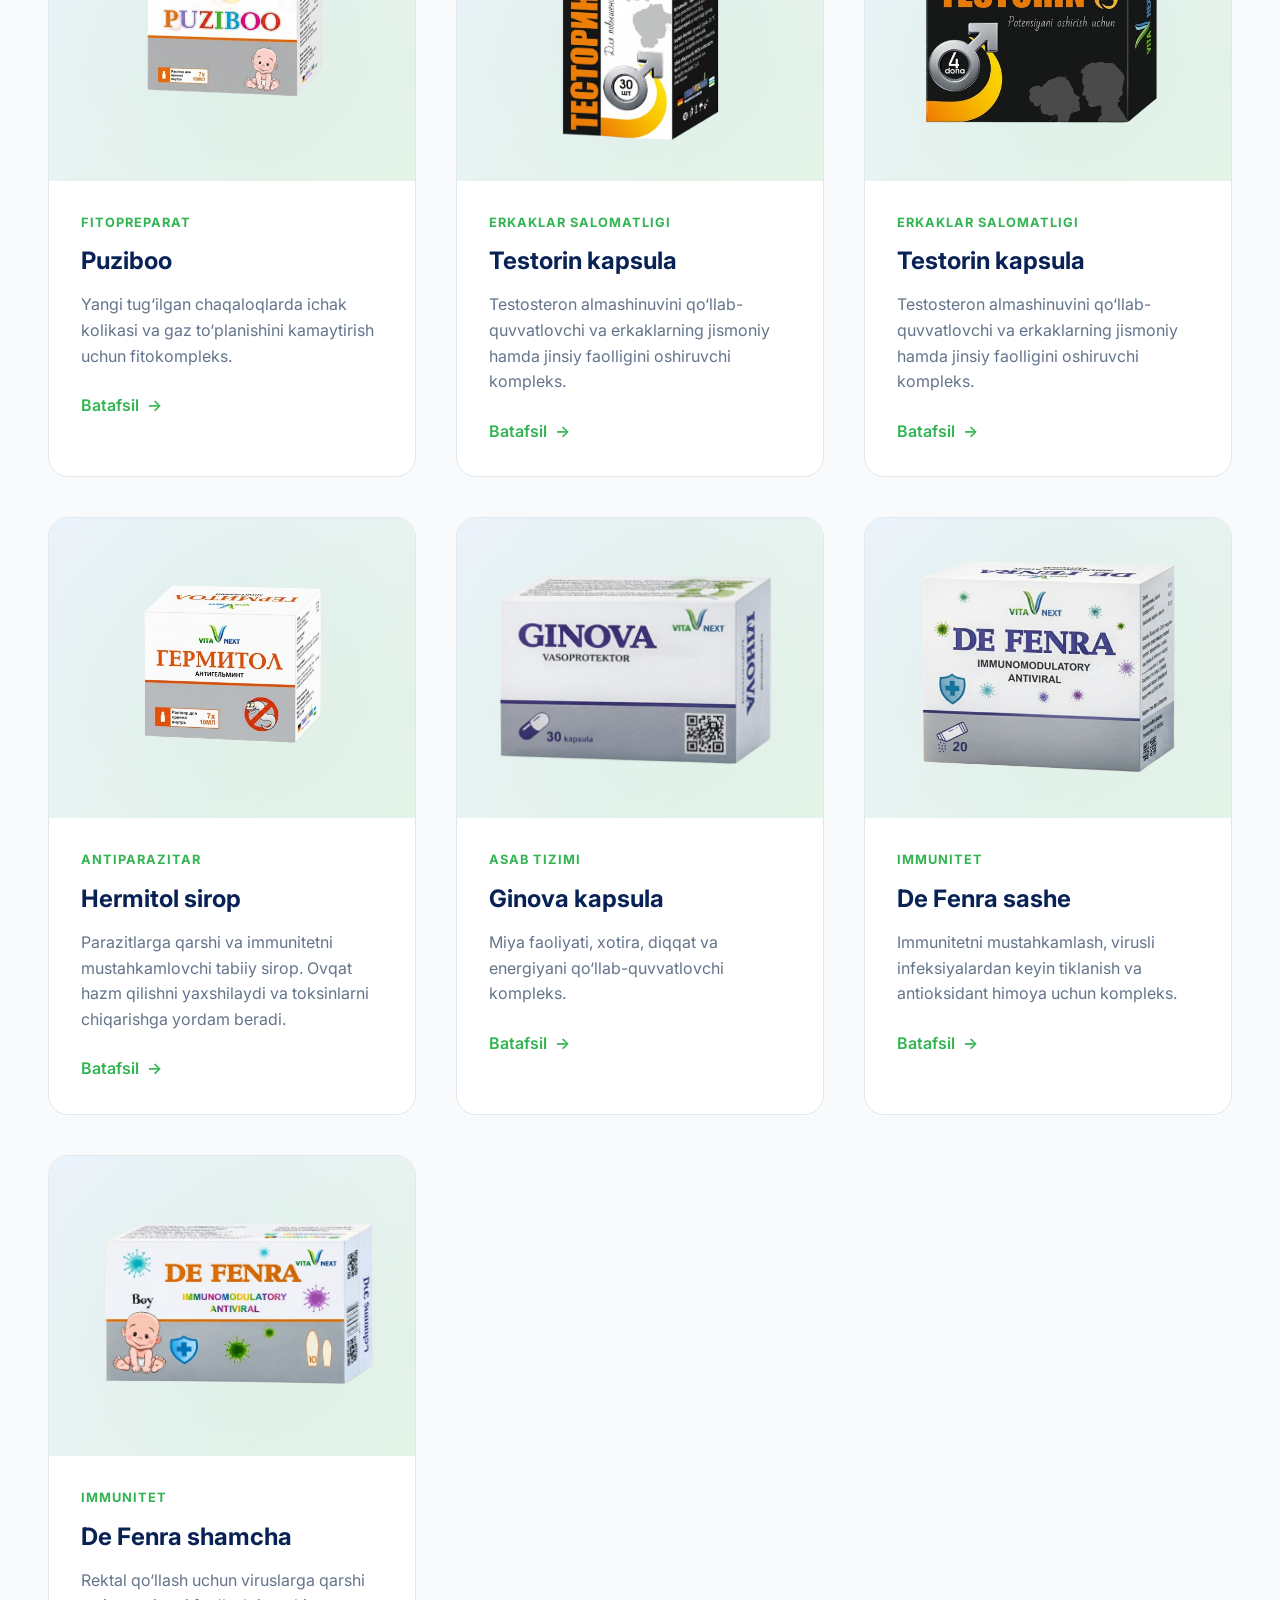
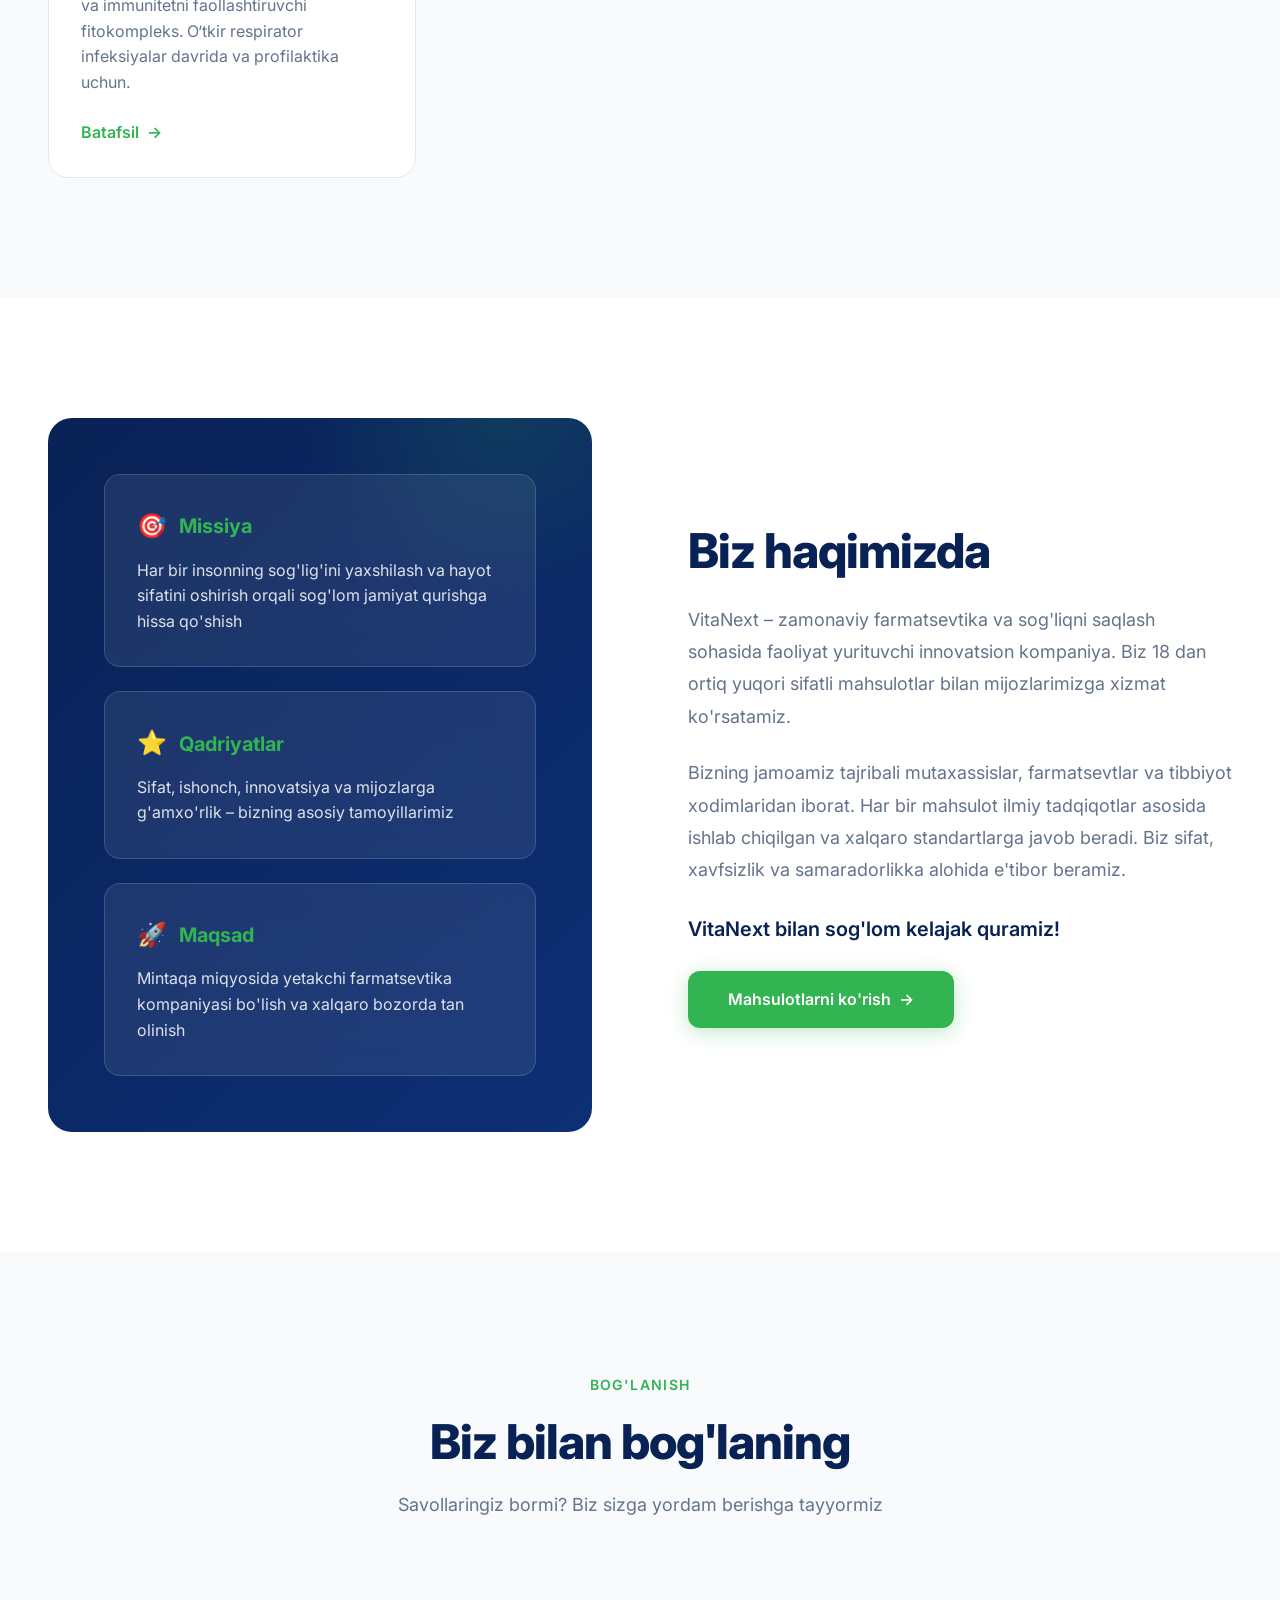
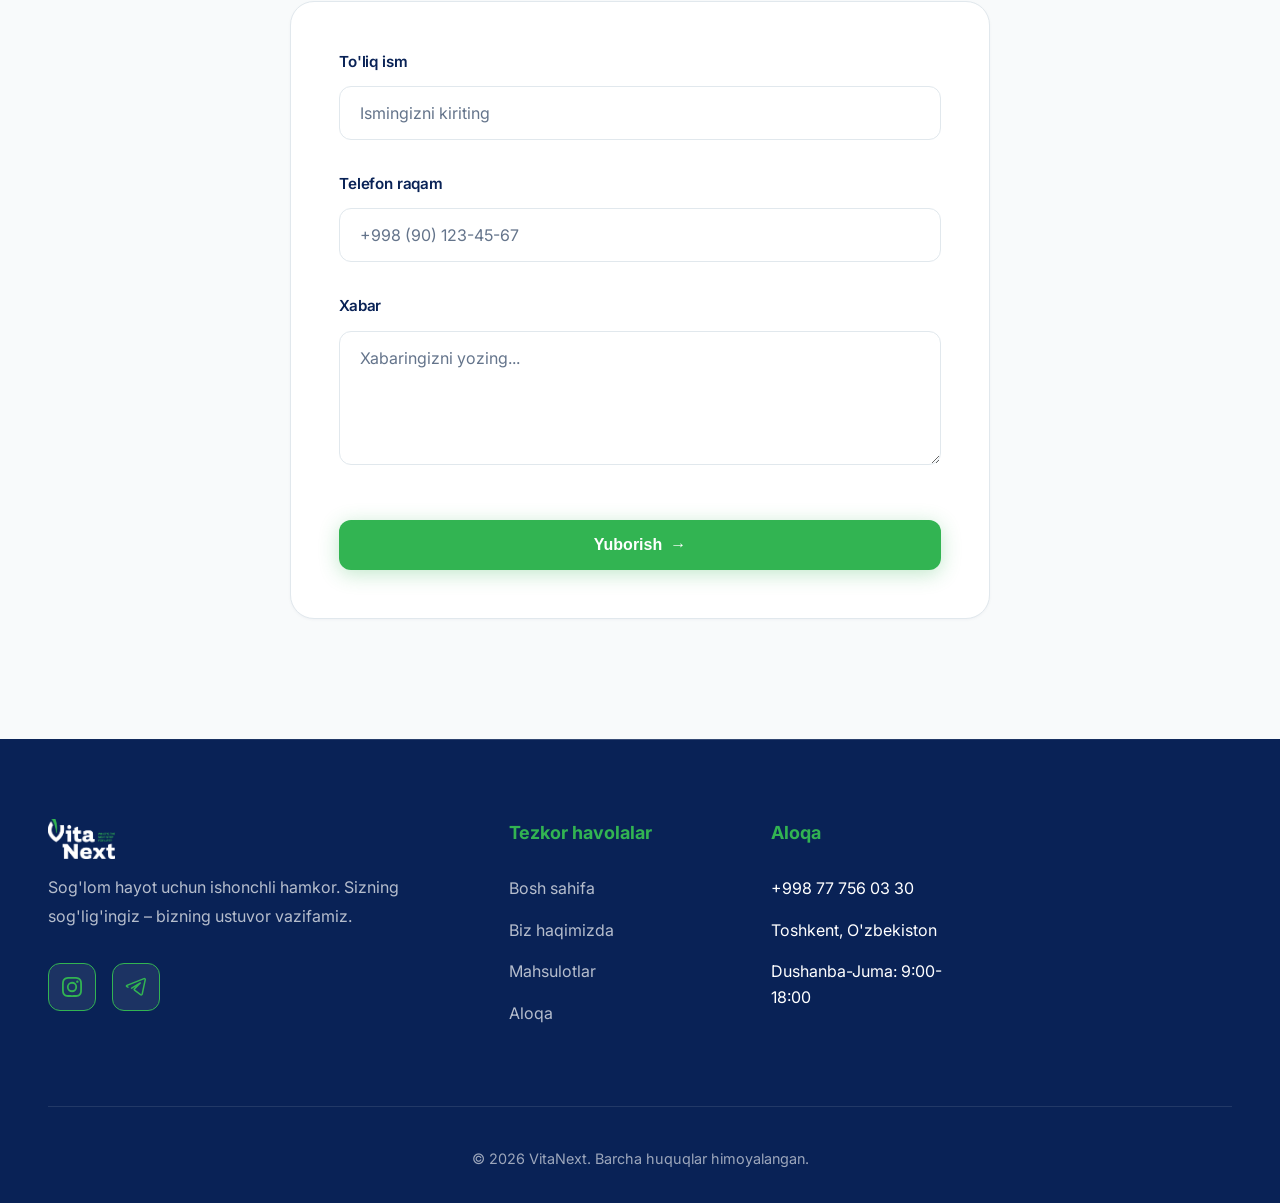
<file: product-detail.html>
<!DOCTYPE html>
<html lang="uz">

<head>
    <meta charset="UTF-8">
    <meta name="viewport" content="width=device-width, initial-scale=1.0">
    <title>VitaNext - Mahsulot</title>
    <link rel="icon" type="image/svg+xml" href="assets/icons/fav.svg" />
    <link rel="preconnect" href="https://fonts.googleapis.com">
    <link rel="preconnect" href="https://fonts.gstatic.com" crossorigin>
    <link href="https://fonts.googleapis.com/css2?family=Inter:wght@300;400;500;600;700;800&display=swap"
        rel="stylesheet">
    <link rel="stylesheet" href="styles.css">
    <link rel="stylesheet" href="product-detail.css">
</head>

<body>
    <!-- Navigation -->
    <nav class="navbar" id="navbar">
        <div class="nav-container">
            <div class="logo">
                <a href="index.html"><img src="assets/images/logo.png" alt="VitaNext Logo" class="logo-img"></a>
            </div>
            <div class="nav-menu" id="navMenu">
                <ul class="nav-links">
                    <li><a href="index.html#home" data-uz="Bosh sahifa" data-ru="Главная">Bosh sahifa</a></li>
                    <li><a href="index.html#about" data-uz="Biz haqimizda" data-ru="О нас">Biz haqimizda</a></li>
                    <li><a href="index.html#products" data-uz="Mahsulotlar" data-ru="Продукты">Mahsulotlar</a></li>
                    <li><a href="index.html#contact" data-uz="Aloqa" data-ru="Контакты">Aloqa</a></li>
                </ul>
                <div class="lang-switcher">
                    <button class="lang-btn active" data-lang="uz">UZ</button>
                    <button class="lang-btn" data-lang="ru">RU</button>
                </div>
            </div>
            <div class="mobile-toggle" id="mobileToggle">
                <span></span>
                <span></span>
                <span></span>
            </div>
        </div>
    </nav>

    <!-- Product Detail Hero -->
    <section class="product-detail-hero">
        <div class="product-detail-container">
            <div class="breadcrumb">
                <a href="index.html" data-uz="Bosh sahifa" data-ru="Главная">Bosh sahifa</a>
                <span>/</span>
                <a href="index.html#products" data-uz="Mahsulotlar" data-ru="Продукты">Mahsulotlar</a>
                <span>/</span>
                <span id="breadcrumbProduct"></span>
            </div>

            <div class="product-hero-grid">
                <div class="product-image-large">
                    <img id="productImage" src="" alt="">
                </div>
                <div class="product-hero-info">
                    <div class="product-category-badge" id="productCategory"></div>
                    <h1 class="product-title" id="productTitle"></h1>
                    <p class="product-short-desc" id="productShortDesc"></p>

                    <!-- <div class="product-quick-info">
                        <div class="quick-info-item">
                            <div class="quick-info-icon">💊</div>
                            <div class="quick-info-label" data-uz="Shakli" data-ru="Форма">Shakli</div>
                            <div class="quick-info-value" id="productForm"></div>
                        </div>
                        <div class="quick-info-item">
                            <div class="quick-info-icon">📦</div>
                            <div class="quick-info-label" data-uz="Qadoqlash" data-ru="Упаковка">Qadoqlash</div>
                            <div class="quick-info-value" id="productPackaging"></div>
                        </div>
                        <div class="quick-info-item">
                            <div class="quick-info-icon">✓</div>
                            <div class="quick-info-label" data-uz="Sertifikat" data-ru="Сертификат">Sertifikat</div>
                            <div class="quick-info-value" data-uz="Mavjud" data-ru="Имеется">Mavjud</div>
                        </div>
                    </div> -->
                </div>
            </div>
        </div>
    </section>

    <!-- Product Content -->
    <section class="product-content">
        <div class="content-grid">
            <div class="main-content">
                <!-- Full Description -->
                <div class="content-section">
                    <h2>
                        <span class="section-icon">📋</span>
                        <span data-uz="To'liq tavsif" data-ru="Полное описание">To'liq tavsif</span>
                    </h2>
                    <div class="full-description" id="fullDescription">
                        <!-- Full description will be loaded here -->
                    </div>
                </div>

                <!-- Composition -->
                <div class="content-section">
                    <h2>
                        <span class="section-icon">🧪</span>
                        <span data-uz="Tarkibi" data-ru="Состав">Tarkibi</span>
                    </h2>
                    <p id="productComposition"></p>
                </div>

                <!-- Benefits -->
                <div class="content-section">
                    <h2>
                        <span class="section-icon">✨</span>
                        <span data-uz="Foydalari" data-ru="Преимущества">Foydalari</span>
                    </h2>
                    <p id="productBenefits"></p>
                </div>

                <!-- Usage -->
                <div class="content-section">
                    <h2>
                        <span class="section-icon">💊</span>
                        <span data-uz="Qo'llash usuli" data-ru="Способ применения">Qo'llash usuli</span>
                    </h2>
                    <p id="productUsage"></p>
                </div>

                <!-- Target Audience -->
                <div class="content-section">
                    <h2>
                        <span class="section-icon">👥</span>
                        <span data-uz="Kimlar uchun" data-ru="Для кого">Kimlar uchun</span>
                    </h2>
                    <p id="productAudience"></p>
                </div>
            </div>

            <!-- Sidebar -->
            <aside class="sidebar">
                <div class="sidebar-card">
                    <h3 data-uz="Mahsulot haqida" data-ru="О продукте">Mahsulot haqida</h3>
                    <div class="info-item">
                        <div class="info-icon">📁</div>
                        <div class="info-content">
                            <h4 data-uz="Kategoriya" data-ru="Категория">Kategoriya</h4>
                            <p id="sidebarCategory"></p>
                        </div>
                    </div>
                    <div class="info-item">
                        <div class="info-icon">🔖</div>
                        <div class="info-content">
                            <h4 data-uz="Mahsulot ID" data-ru="ID продукта">Mahsulot ID</h4>
                            <p id="sidebarId"></p>
                        </div>
                    </div>
                </div>

                <div class="sidebar-card cta-card">
                    <h3 data-uz="Savollaringiz bormi?" data-ru="Есть вопросы?">Savollaringiz bormi?</h3>
                    <p data-uz="Mutaxassislarimiz sizga yordam berishga tayyor"
                        data-ru="Наши специалисты готовы вам помочь">Mutaxassislarimiz sizga yordam berishga tayyor</p>
                    <a href="index.html#contact" class="btn-contact" data-uz="Bog'lanish"
                        data-ru="Связаться">Bog'lanish</a>
                </div>
            </aside>
        </div>
    </section>

    <!-- Footer -->
    <footer class="footer" id="contact">
        <div class="footer-grid">
            <div class="footer-brand">
                <h1><img src="assets/images/logoWhite.png" alt="VitaNext Logo" class="logo-img-footer"></h1>
                <p data-uz="Sog'lom hayot uchun ishonchli hamkor. Sizning sog'lig'ingiz – bizning ustuvor vazifamiz."
                    data-ru="Надежный партнер для здоровой жизни. Ваше здоровье – наш приоритет.">Sog'lom hayot uchun
                    ishonchli hamkor. Sizning sog'lig'ingiz – bizning ustuvor vazifamiz.</p>
                <div class="social-links">
                    <a href="https://www.instagram.com/vita.next/" class="social-link" aria-label="Instagram">
                        <svg xmlns="http://www.w3.org/2000/svg" viewBox="0 0 24 24" width="24" height="24"
                            class="social-icon">
                            <path
                                d="M17.34,5.46h0a1.2,1.2,0,1,0,1.2,1.2A1.2,1.2,0,0,0,17.34,5.46Zm4.6,2.42a7.59,7.59,0,0,0-.46-2.43,4.94,4.94,0,0,0-1.16-1.77,4.7,4.7,0,0,0-1.77-1.15,7.3,7.3,0,0,0-2.43-.47C15.06,2,14.72,2,12,2s-3.06,0-4.12.06a7.3,7.3,0,0,0-2.43.47A4.78,4.78,0,0,0,3.68,3.68,4.7,4.7,0,0,0,2.53,5.45a7.3,7.3,0,0,0-.47,2.43C2,8.94,2,9.28,2,12s0,3.06.06,4.12a7.3,7.3,0,0,0,.47,2.43,4.7,4.7,0,0,0,1.15,1.77,4.78,4.78,0,0,0,1.77,1.15,7.3,7.3,0,0,0,2.43.47C8.94,22,9.28,22,12,22s3.06,0,4.12-.06a7.3,7.3,0,0,0,2.43-.47,4.7,4.7,0,0,0,1.77-1.15,4.85,4.85,0,0,0,1.16-1.77,7.59,7.59,0,0,0,.46-2.43c0-1.06.06-1.4.06-4.12S22,8.94,21.94,7.88ZM20.14,16a5.61,5.61,0,0,1-.34,1.86,3.06,3.06,0,0,1-.75,1.15,3.19,3.19,0,0,1-1.15.75,5.61,5.61,0,0,1-1.86.34c-1,.05-1.37.06-4,.06s-3,0-4-.06A5.73,5.73,0,0,1,6.1,19.8,3.27,3.27,0,0,1,5,19.05a3,3,0,0,1-.74-1.15A5.54,5.54,0,0,1,3.86,16c0-1-.06-1.37-.06-4s0-3,.06-4A5.54,5.54,0,0,1,4.21,6.1,3,3,0,0,1,5,5,3.14,3.14,0,0,1,6.1,4.2,5.73,5.73,0,0,1,8,3.86c1,0,1.37-.06,4-.06s3,0,4,.06a5.61,5.61,0,0,1,1.86.34A3.06,3.06,0,0,1,19.05,5,3.06,3.06,0,0,1,19.8,6.1,5.61,5.61,0,0,1,20.14,8c.05,1,.06,1.37.06,4S20.19,15,20.14,16ZM12,6.87A5.13,5.13,0,1,0,17.14,12,5.12,5.12,0,0,0,12,6.87Zm0,8.46A3.33,3.33,0,1,1,15.33,12,3.33,3.33,0,0,1,12,15.33Z"
                                fill="currentColor" />
                        </svg>
                    </a>
                    <a href="#" class="social-link" aria-label="Telegram">
                        <svg xmlns="http://www.w3.org/2000/svg" viewBox="0 0 32 32" width="24" height="24"
                            class="social-icon">
                            <path
                                d="M28.59 4.29a2.23 2.23 0 0 0-2.27-.36L3.41 13.1a1.83 1.83 0 0 0 0 3.38l1.48.61a1 1 0 0 0 1.31-.53 1 1 0 0 0-.54-1.31l-1.1-.45 22.51-9a.22.22 0 0 1 .23 0 .24.24 0 0 1 .08.23l-4.11 19.18a.4.4 0 0 1-.26.3.39.39 0 0 1-.39-.06l-8-6.24 7.83-7.91a1 1 0 0 0-1.22-1.56l-11.48 6.8a1 1 0 1 0 1 1.72l4.83-2.85-2.35 2.39a2 2 0 0 0 .2 3.08l8 6.15a2.4 2.4 0 0 0 1.47.5 2.47 2.47 0 0 0 .83-.15 2.37 2.37 0 0 0 1.52-1.75l4.08-19.16a2.23 2.23 0 0 0-.74-2.18Z"
                                fill="currentColor" />
                        </svg>
                    </a>
                </div>
            </div>
            <div class="footer-section">
                <h4 data-uz="Tezkor havolalar" data-ru="Быстрые ссылки">Tezkor havolalar</h4>
                <ul class="footer-links">
                    <li><a href="#home" data-uz="Bosh sahifa" data-ru="Главная">Bosh sahifa</a></li>
                    <li><a href="#about" data-uz="Biz haqimizda" data-ru="О нас">Biz haqimizda</a></li>
                    <li><a href="#products" data-uz="Mahsulotlar" data-ru="Продукты">Mahsulotlar</a></li>
                    <li><a href="#contact-form" data-uz="Aloqa" data-ru="Контакты">Aloqa</a></li>
                </ul>
            </div>
            <!-- <div class="footer-section">
                <h4 data-uz="Mahsulotlar" data-ru="Продукты">Mahsulotlar</h4>
                <ul class="footer-links">
                    <li><a href="#" data-uz="Vitaminlar" data-ru="Витамины">Vitaminlar</a></li>
                    <li><a href="#" data-uz="Minerallar" data-ru="Минералы">Minerallar</a></li>
                    <li><a href="#" data-uz="Qo'shimchalar" data-ru="Добавки">Qo'shimchalar</a></li>
                    <li><a href="#" data-uz="Komplekslar" data-ru="Комплексы">Komplekslar</a></li>
                </ul>
            </div> -->
            <div class="footer-section">
                <h4 data-uz="Aloqa" data-ru="Контакты">Aloqa</h4>
                <ul class="footer-links">
                    <li>+998 77 756 03 30</li>
                    <!-- <li>info@vitanext.uz</li> -->
                    <li data-uz="Toshkent, O'zbekiston" data-ru="Ташкент, Узбекистан">Toshkent, O'zbekiston</li>
                    <li data-uz="Dushanba-Juma: 9:00-18:00" data-ru="Пн-Пт: 9:00-18:00">Dushanba-Juma: 9:00-18:00</li>
                </ul>
            </div>
        </div>
        <div class="footer-bottom">
            <p>&copy; 2026 VitaNext. <span data-uz="Barcha huquqlar himoyalangan." data-ru="Все права защищены.">Barcha
                    huquqlar himoyalangan.</span></p>
        </div>
    </footer>

    <script src="products.js"></script>
    <script src="product-detail.js"></script>
</body>

</html>
</file>
<file: styles.css>
/* ===========================
   CSS Variables and Reset
   =========================== */

* {
    margin: 0;
    padding: 0;
    box-sizing: border-box;
}

:root {
    --primary: #092256;
    --secondary: #32B452;
    --white: #FFFFFF;
    --black: #000000;
    --light-bg: #F8FAFB;
    --border: #E1E8ED;
    --text-gray: #64748B;
    --text-dark: #1E293B;
    --shadow-sm: 0 1px 3px rgba(9, 34, 86, 0.04);
    --shadow-md: 0 4px 16px rgba(9, 34, 86, 0.08);
    --shadow-lg: 0 20px 50px rgba(9, 34, 86, 0.12);
    --gradient-primary: linear-gradient(135deg, #092256 0%, #0d2f75 100%);
    --gradient-accent: linear-gradient(135deg, #32B452 0%, #2a9d47 100%);
}

body {
    font-family: 'Inter', -apple-system, BlinkMacSystemFont, 'Segoe UI', sans-serif;
    color: var(--text-dark);
    line-height: 1.6;
    overflow-x: hidden;
    background: var(--white);
    -webkit-font-smoothing: antialiased;
    -moz-osx-font-smoothing: grayscale;
}

::selection {
    background: var(--secondary);
    color: var(--white);
}

/* ===========================
   Navigation Styles
   =========================== */

.navbar {
    position: fixed;
    top: 0;
    left: 0;
    right: 0;
    z-index: 1000;
    background: rgba(255, 255, 255, 0.92);
    backdrop-filter: blur(20px);
    -webkit-backdrop-filter: blur(20px);
    border-bottom: 1px solid transparent;
    transition: all 0.4s cubic-bezier(0.4, 0, 0.2, 1);
}

.navbar.scrolled {
    background: rgba(255, 255, 255, 0.98);
    border-bottom-color: var(--border);
    box-shadow: var(--shadow-md);
}

.nav-container {
    max-width: 1400px;
    margin: 0 auto;
    padding: 1.5rem 3rem;
    display: flex;
    justify-content: space-between;
    align-items: center;
}

.logo {
    font-size: 1.75rem;
    font-weight: 800;
    letter-spacing: -0.02em;
    color: var(--primary);
    cursor: pointer;
    transition: opacity 0.3s ease;
    display: flex;
    align-items: center;
}

.logo-img {
    height: 50px;
    width: auto;
    transition: transform 0.3s ease;
}

.logo-img-footer {
    height: 40px;
    width: auto;
}

.logo:hover .logo-img {
    transform: scale(1.05);
}

.logo:hover {
    opacity: 0.8;
}

.logo-accent {
    color: var(--secondary);
}

.nav-menu {
    display: flex;
    align-items: center;
    gap: 3rem;
}

.nav-links {
    display: flex;
    gap: 2.5rem;
    align-items: center;
    list-style: none;
}

.nav-links a {
    text-decoration: none;
    color: var(--text-dark);
    font-weight: 500;
    font-size: 0.95rem;
    position: relative;
    transition: color 0.3s ease;
}

.nav-links a::after {
    content: '';
    position: absolute;
    bottom: -6px;
    left: 0;
    width: 0;
    height: 2px;
    background: var(--secondary);
    transition: width 0.3s cubic-bezier(0.4, 0, 0.2, 1);
}

.nav-links a:hover {
    color: var(--secondary);
}

.nav-links a:hover::after {
    width: 100%;
}

.lang-switcher {
    display: flex;
    gap: 0.5rem;
    background: var(--light-bg);
    padding: 0.4rem;
    border-radius: 10px;
}

.lang-btn {
    padding: 0.5rem 1rem;
    border: none;
    background: transparent;
    color: var(--text-gray);
    font-weight: 600;
    font-size: 0.875rem;
    cursor: pointer;
    border-radius: 7px;
    transition: all 0.3s ease;
}

.lang-btn.active {
    background: var(--white);
    color: var(--primary);
    box-shadow: var(--shadow-sm);
}

.mobile-toggle {
    display: none;
    flex-direction: column;
    gap: 5px;
    cursor: pointer;
    padding: 0.5rem;
}

.mobile-toggle span {
    width: 24px;
    height: 2px;
    background: var(--primary);
    transition: all 0.3s ease;
}

/* ===========================
   Hero Section
   =========================== */

.hero {
    position: relative;
    min-height: 100vh;
    display: flex;
    align-items: center;
    background: var(--gradient-primary);
    overflow: hidden;
    padding-top: 80px;
}

.hero::before {
    content: '';
    position: absolute;
    top: -20%;
    right: -15%;
    width: 800px;
    height: 800px;
    background: radial-gradient(circle, rgba(50, 180, 82, 0.12) 0%, transparent 70%);
    border-radius: 50%;
    animation: float 20s ease-in-out infinite;
}

.hero::after {
    content: '';
    position: absolute;
    bottom: -10%;
    left: -10%;
    width: 600px;
    height: 600px;
    background: radial-gradient(circle, rgba(255, 255, 255, 0.05) 0%, transparent 70%);
    border-radius: 50%;
    animation: float 15s ease-in-out infinite reverse;
}

@keyframes float {

    0%,
    100% {
        transform: translate(0, 0) scale(1);
    }

    50% {
        transform: translate(30px, -30px) scale(1.05);
    }
}

.hero-container {
    max-width: 1400px;
    margin: 0 auto;
    padding: 0 3rem;
    display: grid;
    grid-template-columns: 1.1fr 0.9fr;
    gap: 6rem;
    align-items: center;
    position: relative;
    z-index: 1;
}

.hero-content {
    animation: fadeInUp 1s ease-out;
}

@keyframes fadeInUp {
    from {
        opacity: 0;
        transform: translateY(40px);
    }

    to {
        opacity: 1;
        transform: translateY(0);
    }
}

.hero-badge {
    display: inline-flex;
    align-items: center;
    gap: 0.5rem;
    background: rgba(50, 180, 82, 0.15);
    color: var(--secondary);
    padding: 0.5rem 1.25rem;
    border-radius: 30px;
    font-size: 0.875rem;
    font-weight: 600;
    margin-bottom: 2rem;
    border: 1px solid rgba(50, 180, 82, 0.2);
}

.hero-title {
    font-size: 4rem;
    font-weight: 800;
    line-height: 1.1;
    color: var(--white);
    margin-bottom: 1.5rem;
    letter-spacing: -0.03em;
}

.hero-slogan {
    font-size: 1.5rem;
    color: var(--secondary);
    font-weight: 600;
    margin-bottom: 1.5rem;
    letter-spacing: -0.01em;
}

.hero-description {
    font-size: 1.125rem;
    line-height: 1.8;
    color: rgba(255, 255, 255, 0.85);
    margin-bottom: 3rem;
    max-width: 580px;
}

.hero-cta {
    display: flex;
    gap: 1rem;
    flex-wrap: wrap;
}

.btn {
    padding: 1rem 2.5rem;
    border: none;
    border-radius: 12px;
    font-weight: 600;
    font-size: 1rem;
    cursor: pointer;
    transition: all 0.4s cubic-bezier(0.4, 0, 0.2, 1);
    text-decoration: none;
    display: inline-flex;
    align-items: center;
    gap: 0.5rem;
    position: relative;
    overflow: hidden;
}

.btn-primary {
    background: var(--secondary);
    color: var(--white);
    box-shadow: 0 4px 20px rgba(50, 180, 82, 0.3);
}

.btn-primary::before {
    content: '';
    position: absolute;
    top: 0;
    left: -100%;
    width: 100%;
    height: 100%;
    background: linear-gradient(90deg, transparent, rgba(255, 255, 255, 0.2), transparent);
    transition: left 0.6s ease;
}

.btn-primary:hover::before {
    left: 100%;
}

.btn-primary:hover {
    background: #2a9d47;
    transform: translateY(-3px);
    box-shadow: 0 8px 30px rgba(50, 180, 82, 0.4);
}

.btn-secondary {
    background: transparent;
    color: var(--white);
    border: 2px solid rgba(255, 255, 255, 0.3);
}

.btn-secondary:hover {
    background: rgba(255, 255, 255, 0.1);
    border-color: var(--white);
    transform: translateY(-3px);
}

.hero-visual {
    position: relative;
    animation: fadeInUp 1s ease-out 0.2s both;
}

.stats-card {
    background: rgba(255, 255, 255, 0.08);
    backdrop-filter: blur(30px);
    -webkit-backdrop-filter: blur(30px);
    border: 1px solid rgba(255, 255, 255, 0.15);
    border-radius: 24px;
    padding: 3rem;
    box-shadow: 0 25px 60px rgba(0, 0, 0, 0.25);
}

.stats-grid {
    display: grid;
    grid-template-columns: repeat(3, 1fr);
    gap: 2.5rem;
}

.stat-item {
    text-align: center;
}

.stat-number {
    font-size: 3rem;
    font-weight: 800;
    color: var(--secondary);
    line-height: 1;
    margin-bottom: 0.75rem;
    letter-spacing: -0.02em;
}

.stat-label {
    color: rgba(255, 255, 255, 0.75);
    font-size: 0.95rem;
    font-weight: 500;
}

/* ===========================
   Section Styles
   =========================== */

.section {
    padding: 120px 3rem;
    position: relative;
}

.section-light {
    background: var(--white);
}

.section-gray {
    background: var(--light-bg);
}

.container {
    max-width: 1400px;
    margin: 0 auto;
}

.section-header {
    text-align: center;
    max-width: 700px;
    margin: 0 auto 5rem;
}

.section-label {
    display: inline-block;
    color: var(--secondary);
    font-weight: 600;
    font-size: 0.875rem;
    letter-spacing: 0.1em;
    text-transform: uppercase;
    margin-bottom: 1rem;
}

.section-title {
    font-size: 3rem;
    font-weight: 800;
    color: var(--primary);
    line-height: 1.2;
    margin-bottom: 1.25rem;
    letter-spacing: -0.02em;
}

.section-description {
    font-size: 1.125rem;
    color: var(--text-gray);
    line-height: 1.7;
}

/* ===========================
   Advantages Section
   =========================== */

.advantages-grid {
    display: grid;
    grid-template-columns: repeat(3, 1fr);
    gap: 2.5rem;
}

.advantage-card {
    background: var(--white);
    border: 1px solid var(--border);
    border-radius: 20px;
    padding: 3rem;
    transition: all 0.4s cubic-bezier(0.4, 0, 0.2, 1);
    position: relative;
    overflow: hidden;
}

.advantage-card::before {
    content: '';
    position: absolute;
    top: 0;
    left: 0;
    width: 100%;
    height: 4px;
    background: var(--gradient-accent);
    transform: scaleX(0);
    transform-origin: left;
    transition: transform 0.4s cubic-bezier(0.4, 0, 0.2, 1);
}

.advantage-card:hover::before {
    transform: scaleX(1);
}

.advantage-card:hover {
    border-color: var(--secondary);
    transform: translateY(-10px);
    box-shadow: var(--shadow-lg);
}

.advantage-icon {
    width: 80px;
    height: 80px;
    background: var(--gradient-accent);
    border-radius: 16px;
    display: flex;
    align-items: center;
    justify-content: center;
    font-size: 2.5rem;
    margin-bottom: 2rem;
    box-shadow: 0 10px 30px rgba(50, 180, 82, 0.2);
}

.advantage-title {
    font-size: 1.5rem;
    font-weight: 700;
    color: var(--primary);
    margin-bottom: 1rem;
}

.advantage-text {
    color: var(--text-gray);
    line-height: 1.7;
    font-size: 1.05rem;
}

/* ===========================
   Products Section
   =========================== */

.products-grid {
    display: grid;
    grid-template-columns: repeat(3, 1fr);
    gap: 2.5rem;
}

.product-card {
    background: var(--white);
    border: 1px solid var(--border);
    border-radius: 20px;
    overflow: hidden;
    transition: all 0.4s cubic-bezier(0.4, 0, 0.2, 1);
    cursor: pointer;
    position: relative;
}

.product-card::after {
    content: '';
    position: absolute;
    top: 0;
    left: 0;
    right: 0;
    bottom: 0;
    border: 2px solid var(--secondary);
    border-radius: 20px;
    opacity: 0;
    transition: opacity 0.4s ease;
}

.product-card:hover::after {
    opacity: 1;
}

.product-card:hover {
    transform: translateY(-12px);
    box-shadow: var(--shadow-lg);
}

.product-image {
    height: 300px;
    background: linear-gradient(135deg, #F0F4FF 0%, #E8F5EB 100%);
    display: flex;
    align-items: center;
    justify-content: center;
    position: relative;
    overflow: hidden;
}

.product-image::before {
    content: '';
    position: absolute;
    width: 200%;
    height: 200%;
    background: radial-gradient(circle, rgba(50, 180, 82, 0.08) 0%, transparent 70%);
    animation: pulse 4s ease-in-out infinite;
    z-index: 0;
}

@keyframes pulse {

    0%,
    100% {
        transform: scale(1);
        opacity: 0.5;
    }

    50% {
        transform: scale(1.1);
        opacity: 0.8;
    }
}

.product-emoji {
    font-size: 5rem;
    position: relative;
    z-index: 1;
    filter: drop-shadow(0 4px 12px rgba(0, 0, 0, 0.1));
}

.product-img {
    width: 100%;
    height: 100%;
    object-fit: contain;
    object-position: center;
    position: relative;
    z-index: 1;
    padding: 2rem;
}

.product-info {
    padding: 2rem;
}

.product-category {
    color: var(--secondary);
    font-size: 0.8rem;
    font-weight: 700;
    text-transform: uppercase;
    letter-spacing: 0.08em;
    margin-bottom: 0.75rem;
}

.product-name {
    font-size: 1.5rem;
    font-weight: 700;
    color: var(--primary);
    margin-bottom: 1rem;
    line-height: 1.3;
}

.product-description {
    color: var(--text-gray);
    line-height: 1.6;
    margin-bottom: 1.5rem;
}

.product-link {
    color: var(--secondary);
    font-weight: 600;
    text-decoration: none;
    display: inline-flex;
    align-items: center;
    gap: 0.5rem;
    transition: gap 0.3s ease;
}

.product-link:hover {
    gap: 1rem;
}

.product-arrow {
    transition: transform 0.3s ease;
}

.product-link:hover .product-arrow {
    transform: translateX(4px);
}

/* ===========================
   About Section
   =========================== */

.about-container {
    display: grid;
    grid-template-columns: 1fr 1fr;
    gap: 6rem;
    align-items: center;
}

.about-visual {
    position: relative;
}

.values-card {
    background: var(--gradient-primary);
    border-radius: 24px;
    padding: 3.5rem;
    position: relative;
    overflow: hidden;
}

.values-card::before {
    content: '';
    position: absolute;
    top: -30%;
    right: -20%;
    width: 400px;
    height: 400px;
    background: radial-gradient(circle, rgba(50, 180, 82, 0.15) 0%, transparent 70%);
    border-radius: 50%;
}

.value-item {
    background: rgba(255, 255, 255, 0.08);
    backdrop-filter: blur(20px);
    border: 1px solid rgba(255, 255, 255, 0.15);
    border-radius: 16px;
    padding: 2rem;
    margin-bottom: 1.5rem;
    transition: all 0.3s ease;
    position: relative;
    z-index: 1;
}

.value-item:hover {
    background: rgba(255, 255, 255, 0.12);
    transform: translateX(10px);
}

.value-item:last-child {
    margin-bottom: 0;
}

.value-title {
    font-size: 1.25rem;
    font-weight: 700;
    color: var(--secondary);
    margin-bottom: 0.75rem;
    display: flex;
    align-items: center;
    gap: 0.75rem;
}

.value-icon {
    font-size: 1.5rem;
}

.value-text {
    color: rgba(255, 255, 255, 0.85);
    line-height: 1.6;
}

.about-content h2 {
    font-size: 3rem;
    font-weight: 800;
    color: var(--primary);
    margin-bottom: 1.5rem;
    line-height: 1.2;
    letter-spacing: -0.02em;
}

.about-content p {
    font-size: 1.125rem;
    color: var(--text-gray);
    line-height: 1.8;
    margin-bottom: 1.5rem;
}

.about-content p:last-of-type {
    color: var(--primary);
    font-weight: 600;
    font-size: 1.25rem;
}

/* ===========================
   Footer
   =========================== */

.footer {
    background: var(--primary);
    color: var(--white);
    padding: 5rem 3rem 2rem;
    position: relative;
    overflow: hidden;
}

.footer::before {
    content: '';
    position: absolute;
    top: 0;
    left: 0;
    right: 0;
    height: 1px;
    background: linear-gradient(90deg, transparent, rgba(255, 255, 255, 0.2), transparent);
}

.footer-grid {
    max-width: 1400px;
    margin: 0 auto;
    display: grid;
    grid-template-columns: 2fr 1fr 1fr 1fr;
    gap: 4rem;
    margin-bottom: 4rem;
}

.footer-brand h3 {
    font-size: 2rem;
    font-weight: 800;
    margin-bottom: 1.25rem;
    letter-spacing: -0.02em;
}

.footer-brand p {
    color: rgba(255, 255, 255, 0.7);
    line-height: 1.8;
    margin-bottom: 2rem;
    max-width: 400px;
}

.social-links {
    display: flex;
    gap: 1rem;
}

.social-link {
    width: 48px;
    height: 48px;
    background: rgba(255, 255, 255, 0.08);
    border: 1px solid var(--secondary);
    border-radius: 12px;
    display: flex;
    align-items: center;
    justify-content: center;
    text-decoration: none;
    transition: all 0.3s ease;
}

.social-icon {
    width: 24px;
    height: 24px;
    color: var(--secondary);
    transition: color 0.3s ease;
}

.social-link:hover .social-icon {
    color: var(--white);
}

.social-link:hover {
    background: var(--secondary);
    border-color: var(--secondary);
    transform: translateY(-4px);
}

.footer-section h4 {
    font-size: 1.125rem;
    font-weight: 700;
    margin-bottom: 1.75rem;
    color: var(--secondary);
}

.footer-links {
    list-style: none;
}

.footer-links li {
    margin-bottom: 1rem;
}

.footer-links a {
    color: rgba(255, 255, 255, 0.7);
    text-decoration: none;
    transition: all 0.3s ease;
    display: inline-block;
}

.footer-links a:hover {
    color: var(--white);
    transform: translateX(5px);
}

.footer-bottom {
    max-width: 1400px;
    margin: 0 auto;
    padding-top: 2.5rem;
    border-top: 1px solid rgba(255, 255, 255, 0.1);
    text-align: center;
    color: rgba(255, 255, 255, 0.6);
    font-size: 0.9rem;
}

/* ===========================
   Modal Styles
   =========================== */

.modal {
    display: none;
    position: fixed;
    top: 0;
    left: 0;
    right: 0;
    bottom: 0;
    background: rgba(9, 34, 86, 0.85);
    backdrop-filter: blur(10px);
    z-index: 2000;
    padding: 2rem;
    overflow-y: auto;
    animation: fadeIn 0.3s ease;
}

.modal.active {
    display: flex;
    align-items: center;
    justify-content: center;
}

.modal-content {
    background: var(--white);
    max-width: 900px;
    width: 100%;
    margin-top: 20.5rem;
    border-radius: 24px;
    padding: 3.5rem;
    position: relative;
    animation: slideUp 0.4s cubic-bezier(0.4, 0, 0.2, 1);
    box-shadow: 0 30px 80px rgba(0, 0, 0, 0.3);
}

@keyframes fadeIn {
    from {
        opacity: 0;
    }

    to {
        opacity: 1;
    }
}

@keyframes slideUp {
    from {
        opacity: 0;
        transform: translateY(50px);
    }

    to {
        opacity: 1;
        transform: translateY(0);
    }
}

.modal-close {
    position: absolute;
    top: 2rem;
    right: 2rem;
    width: 48px;
    height: 48px;
    background: var(--light-bg);
    border: none;
    border-radius: 12px;
    font-size: 1.5rem;
    color: var(--text-dark);
    cursor: pointer;
    transition: all 0.3s ease;
    display: flex;
    align-items: center;
    justify-content: center;
}

.modal-close:hover {
    background: var(--primary);
    color: var(--white);
    transform: rotate(90deg);
}

.modal-header {
    margin-bottom: 2.5rem;
    margin-top: 2.5rem;
}

.modal-category {
    color: var(--secondary);
    font-weight: 700;
    font-size: 0.875rem;
    text-transform: uppercase;
    letter-spacing: 0.1em;
    margin-bottom: 1rem;
}

.modal-title {
    font-size: 2.5rem;
    font-weight: 800;
    color: var(--primary);
    line-height: 1.2;
}

.detail-grid {
    display: grid;
    gap: 2rem;
}

.detail-section {
    background: var(--light-bg);
    border: 1px solid var(--border);
    border-radius: 16px;
    padding: 2rem;
    transition: all 0.3s ease;
}

.detail-section:hover {
    border-color: var(--secondary);
    box-shadow: var(--shadow-sm);
}

.detail-section h3 {
    font-size: 1.25rem;
    font-weight: 700;
    color: var(--primary);
    margin-bottom: 1rem;
    display: flex;
    align-items: center;
    gap: 0.75rem;
}

.detail-icon {
    font-size: 1.5rem;
}

.detail-section p {
    color: var(--text-gray);
    line-height: 1.7;
}

/* ===========================
   Scroll Animations
   =========================== */

.fade-in {
    opacity: 0;
    transform: translateY(40px);
    transition: all 0.8s cubic-bezier(0.4, 0, 0.2, 1);
}

.fade-in.visible {
    opacity: 1;
    transform: translateY(0);
}

/* ===========================
   Contact Form Section
   =========================== */

.contact-form-container {
    max-width: 700px;
    margin: 0 auto;
}

.contact-form {
    background: var(--white);
    border: 1px solid var(--border);
    border-radius: 24px;
    padding: 3rem;
    box-shadow: var(--shadow-sm);
}

.form-group {
    margin-bottom: 2rem;
}

.form-group label {
    display: block;
    font-weight: 600;
    font-size: 0.95rem;
    color: var(--primary);
    margin-bottom: 0.75rem;
    letter-spacing: -0.01em;
}

.form-group input,
.form-group textarea {
    width: 100%;
    padding: 1rem 1.25rem;
    border: 1.5px solid var(--border);
    border-radius: 12px;
    font-family: 'Inter', sans-serif;
    font-size: 1rem;
    color: var(--text-dark);
    background: var(--white);
    transition: all 0.3s ease;
}

.form-group input:focus,
.form-group textarea:focus {
    outline: none;
    border-color: var(--secondary);
    box-shadow: 0 0 0 3px rgba(50, 180, 82, 0.1);
}

.form-group textarea {
    resize: vertical;
    min-height: 120px;
}

.form-group input::placeholder,
.form-group textarea::placeholder {
    color: var(--text-gray);
}

.btn-submit {
    width: 100%;
    justify-content: center;
    margin-top: 1rem;
}

/* ===========================
   Responsive Design
   =========================== */

@media (max-width: 1024px) {
    .nav-container {
        padding: 1.5rem 2rem;
    }

    .hero-container,
    .about-container {
        grid-template-columns: 1fr;
        gap: 4rem;
    }

    .hero-title {
        font-size: 3rem;
    }

    .advantages-grid,
    .products-grid {
        grid-template-columns: repeat(2, 1fr);
    }

    .footer-grid {
        grid-template-columns: repeat(2, 1fr);
    }

    .section {
        padding: 80px 2rem;
    }
}

@media (max-width: 768px) {
    .nav-menu {
        position: fixed;
        top: 78px;
        left: -100%;
        width: 100%;
        height: calc(100vh - 78px);
        background: var(--white);
        flex-direction: column;
        padding: 2rem;
        transition: left 0.4s ease;
        box-shadow: var(--shadow-lg);
    }

    .nav-menu.active {
        left: 0;
    }

    .nav-links {
        flex-direction: column;
        width: 100%;
    }

    .mobile-toggle {
        display: flex;
    }

    .hero {
        min-height: auto;
        padding: 120px 0 80px;
    }

    .hero-container {
        padding: 0 1.5rem;
    }

    .hero-title {
        font-size: 2.5rem;
    }

    .hero-slogan {
        font-size: 1.25rem;
    }

    .stats-grid {
        grid-template-columns: 1fr;
    }

    .advantages-grid,
    .products-grid {
        grid-template-columns: 1fr;
    }

    .footer-grid {
        grid-template-columns: 1fr;
    }

    .section-title {
        font-size: 2rem;
    }

    .modal-content {
        padding: 2rem;
    }

    .btn {
        width: 100%;
        justify-content: center;
    }

    .contact-form {
        padding: 2rem;
    }

}

/* ===========================
   Notification Animations
   =========================== */

@keyframes slideIn {
    from {
        transform: translateX(400px);
        opacity: 0;
    }
    to {
        transform: translateX(0);
        opacity: 1;
    }
}

@keyframes slideOut {
    from {
        transform: translateX(0);
        opacity: 1;
    }
    to {
        transform: translateX(400px);
        opacity: 0;
    }
}

/* Mobile notification */
@media (max-width: 768px) {
    @keyframes slideIn {
        from {
            transform: translateY(-100px);
            opacity: 0;
        }
        to {
            transform: translateY(0);
            opacity: 1;
        }
    }

    @keyframes slideOut {
        from {
            transform: translateY(0);
            opacity: 1;
        }
        to {
            transform: translateY(-100px);
            opacity: 0;
        }
    }
}
</file>
<file: product-detail.css>
/* Product Detail Specific Styles */
.product-detail-hero {
    padding: 140px 3rem 80px;
    background: var(--gradient-primary);
    position: relative;
    overflow: hidden;
}

.product-detail-hero::before {
    content: '';
    position: absolute;
    top: -20%;
    right: -10%;
    width: 600px;
    height: 600px;
    background: radial-gradient(circle, rgba(50, 180, 82, 0.15) 0%, transparent 70%);
    border-radius: 50%;
}

.product-detail-container {
    max-width: 1400px;
    margin: 0 auto;
    position: relative;
    z-index: 1;
}

.breadcrumb {
    display: flex;
    gap: 0.5rem;
    align-items: center;
    margin-bottom: 2rem;
    font-size: 0.9rem;
}

.breadcrumb a {
    color: rgba(255, 255, 255, 0.7);
    text-decoration: none;
    transition: color 0.3s ease;
}

.breadcrumb a:hover {
    color: var(--white);
}

.breadcrumb span {
    color: rgba(255, 255, 255, 0.5);
}

.product-hero-grid {
    display: grid;
    grid-template-columns: 1fr 1fr;
    gap: 5rem;
    align-items: center;
}

.product-image-large {
    background: var(--white);
    border-radius: 24px;
    padding: 3rem;
    box-shadow: 0 20px 60px rgba(0, 0, 0, 0.2);
    display: flex;
    align-items: center;
    justify-content: center;
}

.product-image-large img {
    max-width: 100%;
    height: auto;
    max-height: 500px;
    object-fit: contain;
}

.product-hero-info {
    color: var(--white);
}

.product-category-badge {
    display: inline-block;
    background: rgba(50, 180, 82, 0.2);
    color: var(--secondary);
    padding: 0.5rem 1.25rem;
    border-radius: 30px;
    font-size: 0.875rem;
    font-weight: 600;
    margin-bottom: 1.5rem;
    border: 1px solid rgba(50, 180, 82, 0.3);
}

.product-title {
    font-size: 3.5rem;
    font-weight: 800;
    line-height: 1.1;
    margin-bottom: 1.5rem;
    letter-spacing: -0.02em;
}

.product-short-desc {
    font-size: 1.25rem;
    line-height: 1.7;
    color: rgba(255, 255, 255, 0.85);
    margin-bottom: 2rem;
}

.product-quick-info {
    display: grid;
    grid-template-columns: repeat(3, 1fr);
    gap: 1.5rem;
    margin-top: 2rem;
}

.quick-info-item {
    background: rgba(255, 255, 255, 0.1);
    backdrop-filter: blur(20px);
    border: 1px solid rgba(255, 255, 255, 0.2);
    border-radius: 16px;
    padding: 1.5rem;
    text-align: center;
}

.quick-info-icon {
    font-size: 2rem;
    margin-bottom: 0.5rem;
}

.quick-info-label {
    font-size: 0.85rem;
    color: rgba(255, 255, 255, 0.7);
}

.quick-info-value {
    font-size: 1.1rem;
    font-weight: 600;
    color: var(--secondary);
    margin-top: 0.25rem;
}

/* Product Content Section */
.product-content {
    padding: 100px 3rem;
    background: var(--white);
}

.content-grid {
    max-width: 1400px;
    margin: 0 auto;
    display: grid;
    grid-template-columns: 2fr 1fr;
    gap: 4rem;
}

.main-content {
    background: var(--white);
}

.content-section {
    margin-bottom: 3rem;
}

.content-section h2 {
    font-size: 2rem;
    font-weight: 700;
    color: var(--primary);
    margin-bottom: 1.5rem;
    display: flex;
    align-items: center;
    gap: 0.75rem;
}

.section-icon {
    font-size: 2rem;
}

.content-section p {
    font-size: 1.05rem;
    line-height: 1.8;
    color: var(--text-gray);
}

.full-description {
    background: var(--light-bg);
    border-left: 4px solid var(--secondary);
    padding: 2rem;
    border-radius: 12px;
    margin-bottom: 2rem;
}

.detail-list {
    list-style: none;
    padding: 0;
}

.detail-list li {
    padding: 1rem;
    margin-bottom: 0.75rem;
    background: var(--light-bg);
    border-radius: 12px;
    border-left: 3px solid var(--secondary);
    padding-left: 1.5rem;
}

.detail-list li strong {
    color: var(--primary);
    display: block;
    margin-bottom: 0.25rem;
}

/* Sidebar */
.sidebar {
    position: sticky;
    top: 120px;
    height: fit-content;
}

.sidebar-card {
    background: var(--light-bg);
    border: 1px solid var(--border);
    border-radius: 20px;
    padding: 2rem;
    margin-bottom: 2rem;
}

.sidebar-card h3 {
    font-size: 1.25rem;
    font-weight: 700;
    color: var(--primary);
    margin-bottom: 1.5rem;
}

.info-item {
    display: flex;
    align-items: flex-start;
    gap: 1rem;
    padding: 1rem 0;
    border-bottom: 1px solid var(--border);
}

.info-item:last-child {
    border-bottom: none;
}

.info-icon {
    font-size: 1.5rem;
    color: var(--secondary);
}

.info-content h4 {
    font-size: 0.9rem;
    font-weight: 600;
    color: var(--text-gray);
    margin-bottom: 0.25rem;
}

.info-content p {
    font-size: 1rem;
    color: var(--primary);
    font-weight: 600;
}

.cta-card {
    background: var(--gradient-primary);
    color: var(--white);
    text-align: center;
}

.cta-card h3 {
    color: var(--white);
}

.cta-card p {
    color: rgba(255, 255, 255, 0.85);
    margin-bottom: 1.5rem;
}

.btn-contact {
    width: 100%;
    background: var(--secondary);
    color: var(--white);
    padding: 1rem 2rem;
    border: none;
    border-radius: 12px;
    font-weight: 600;
    cursor: pointer;
    transition: all 0.3s ease;
    text-decoration: none;
    display: inline-block;
}

.btn-contact:hover {
    background: #2a9d47;
    transform: translateY(-2px);
    box-shadow: 0 10px 30px rgba(50, 180, 82, 0.3);
}

/* Responsive */
@media (max-width: 1024px) {

    .product-hero-grid,
    .content-grid {
        grid-template-columns: 1fr;
    }

    .product-title {
        font-size: 2.5rem;
    }

    .sidebar {
        position: static;
    }
}

@media (max-width: 768px) {
    .product-detail-hero {
        padding: 120px 1.5rem 60px;
    }

    .product-content {
        padding: 60px 1.5rem;
    }

    .product-quick-info {
        grid-template-columns: 1fr;
    }

    .product-title {
        font-size: 2rem;
    }

    .content-section h2 {
        font-size: 1.5rem;
    }
}
</file>
